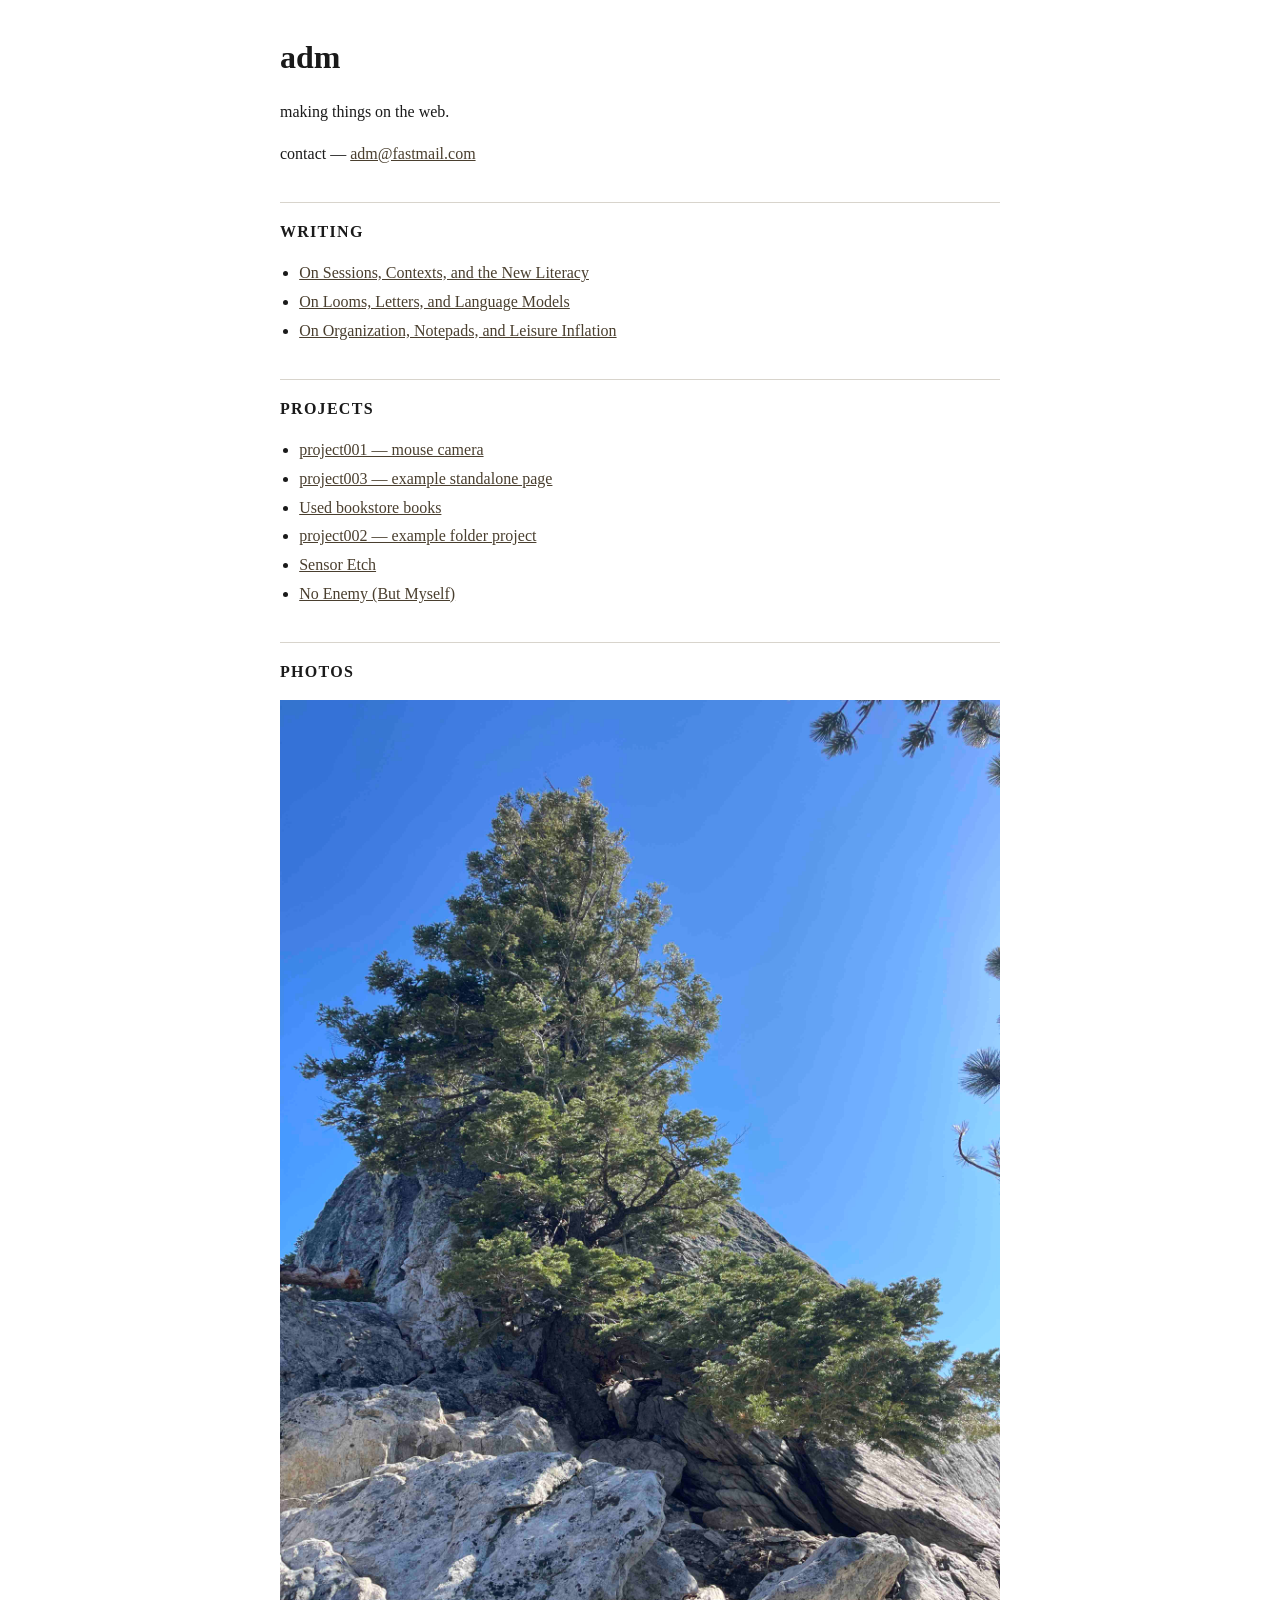
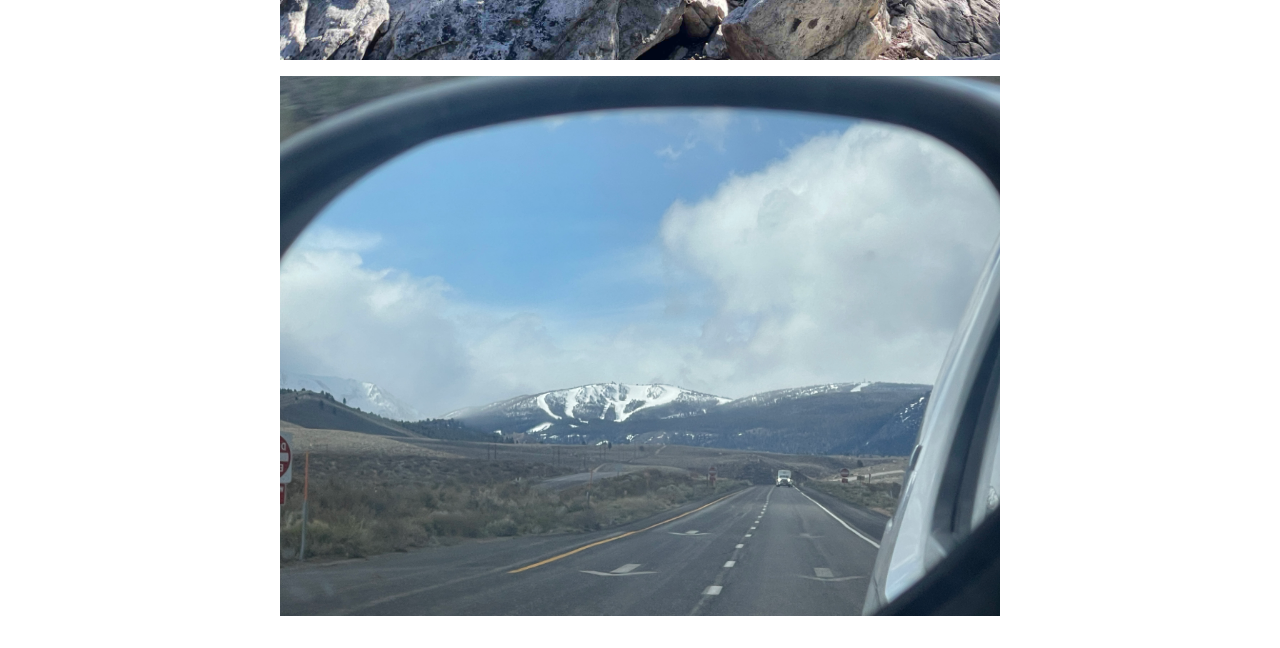
<file: index.html>
<!DOCTYPE html>
<html lang="en">
<head>
<meta charset="UTF-8">
<meta name="viewport" content="width=device-width, initial-scale=1.0">
<title>adm</title>
<style>
  body { max-width: 720px; margin: 2em auto; padding: 0 1em;
         font-family: 'Iowan Old Style', Palatino, Georgia, serif;
         line-height: 1.6; color: #1a1a1a; background: #fff; }
  h1 { margin: 0 0 0.2em; }
  h2 { margin-top: 2.2em; padding-top: 1em;
       border-top: 1px solid #d8d4cc;
       font-size: 1rem; letter-spacing: 0.08em; text-transform: uppercase; }
  ul { padding-left: 1.2em; }
  li { margin: 0.2em 0; }
  img { max-width: 100%; height: auto; display: block; margin: 1em 0; }
  a { color: #4a3f2f; }
</style>
</head>
<body>

<h1>adm</h1>

<p>making things on the web.</p>
<p>contact &mdash; <a href="mailto:adm@fastmail.com">adm@fastmail.com</a></p>


<!-- ============ WRITING ============
     To add: drop a new .html file in essays/ and add one <li> below. -->
<h2>Writing</h2>
<ul>
  <li><a href="essays/sessions-contexts-new-literacy.html">On Sessions, Contexts, and the New Literacy</a></li>
  <li><a href="essays/looms-letters-language-models.html">On Looms, Letters, and Language Models</a></li>
  <li><a href="essays/organize-leisure-inflation.html">On Organization, Notepads, and Leisure Inflation</a></li>
</ul>


<!-- ============ PROJECTS ============
     Projects live in projects/ and are named project001 through project999.
     Two patterns work:
       projects/project001.html         (standalone file)
       projects/project002/index.html   (folder, for projects with assets)
     Drop one in, then add one <li> below to link it. -->
<h2>Projects</h2>
<ul>
  <li><a href="projects/project001.html">project001 &mdash; mouse camera</a></li>
  <li><a href="projects/project003.html">project003 &mdash; example standalone page</a></li>
  <li><a href="https://openbookmap.org/" target="_blank" rel="noopener noreferrer"> Used bookstore books</a></li>
  <li><a href="projects/project002/">project002 &mdash; example folder project</a></li>
  <li><a href="projects/sensor-etch.html">Sensor Etch</a></li>
  <li><a href="projects/project017/index.html">No Enemy (But Myself)</a></li>
</ul>


<!-- ============ PHOTOS ============
     To add: drop the file in photos/ and add one <img> below. -->
<h2>Photos</h2>
<img src="photos/1.jpeg" alt="">
<img src="photos/2.jpg" alt="">

</body>
</html>
</file>
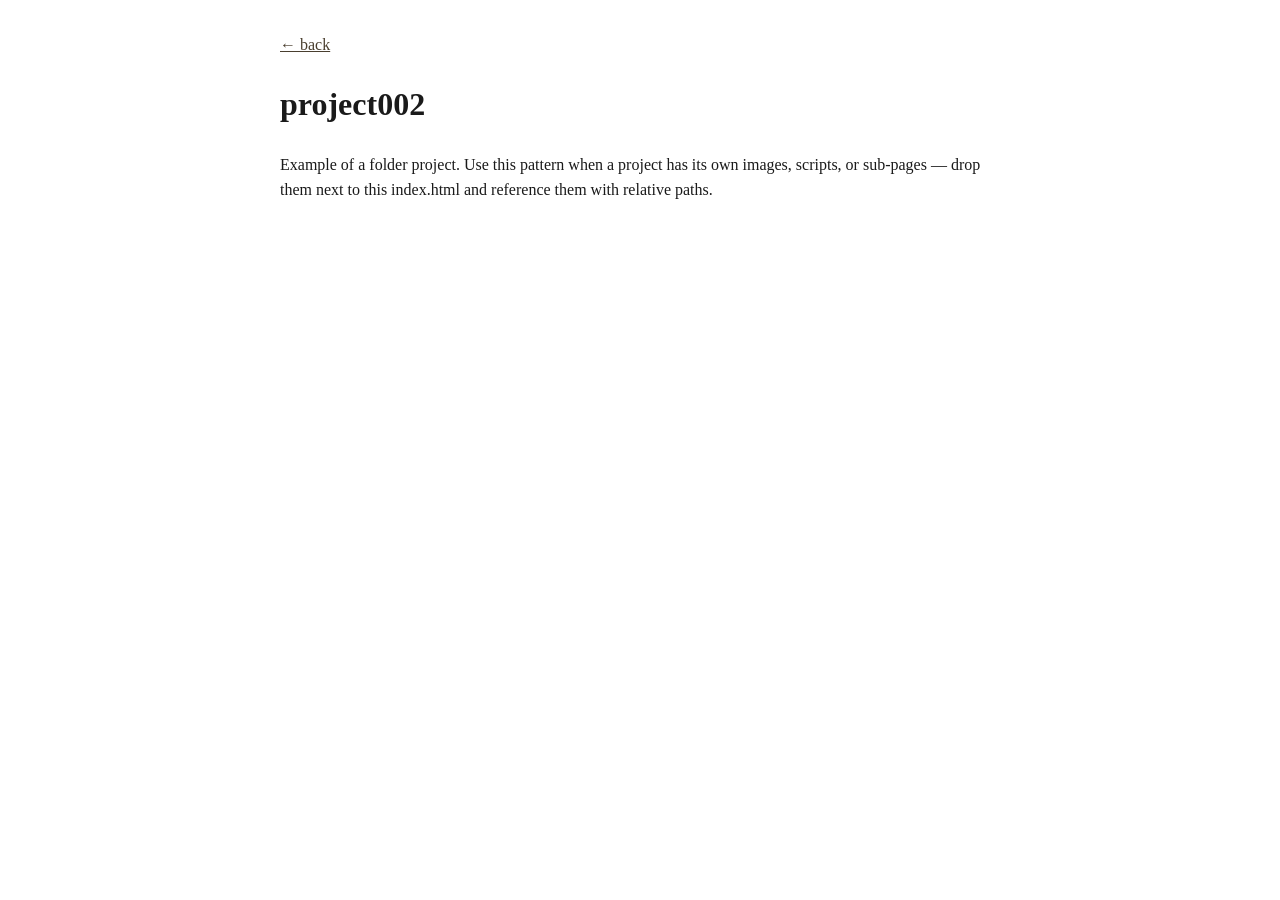
<file: projects/project002/index.html>
<!DOCTYPE html>
<html lang="en">
<head>
<meta charset="UTF-8">
<meta name="viewport" content="width=device-width, initial-scale=1.0">
<title>project002</title>
<style>
  body { max-width: 720px; margin: 2em auto; padding: 0 1em;
         font-family: 'Iowan Old Style', Palatino, Georgia, serif;
         line-height: 1.6; color: #1a1a1a; background: #fff; }
  a { color: #4a3f2f; }
  img { max-width: 100%; height: auto; display: block; margin: 1em 0; }
</style>
</head>
<body>

<p><a href="../../">&larr; back</a></p>

<h1>project002</h1>

<p>Example of a folder project. Use this pattern when a project has its own
images, scripts, or sub-pages &mdash; drop them next to this index.html and
reference them with relative paths.</p>

</body>
</html>
</file>
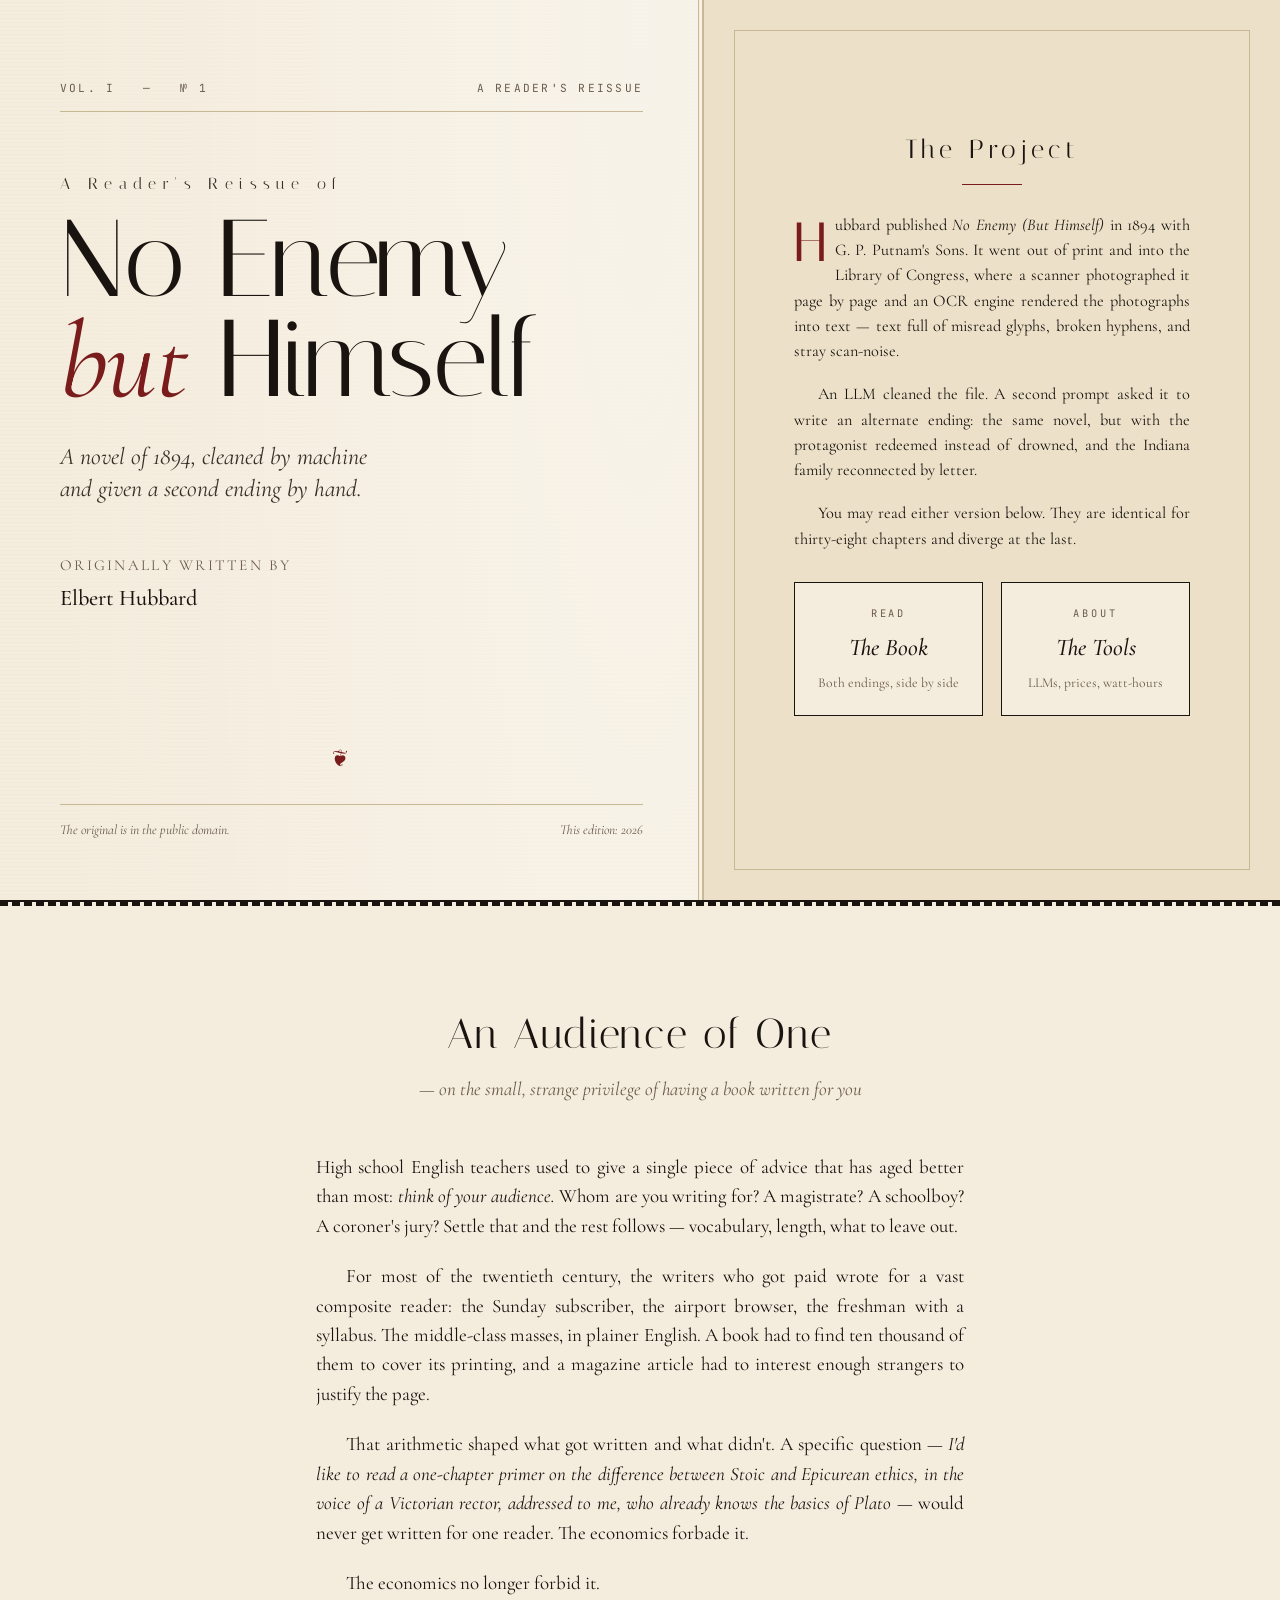
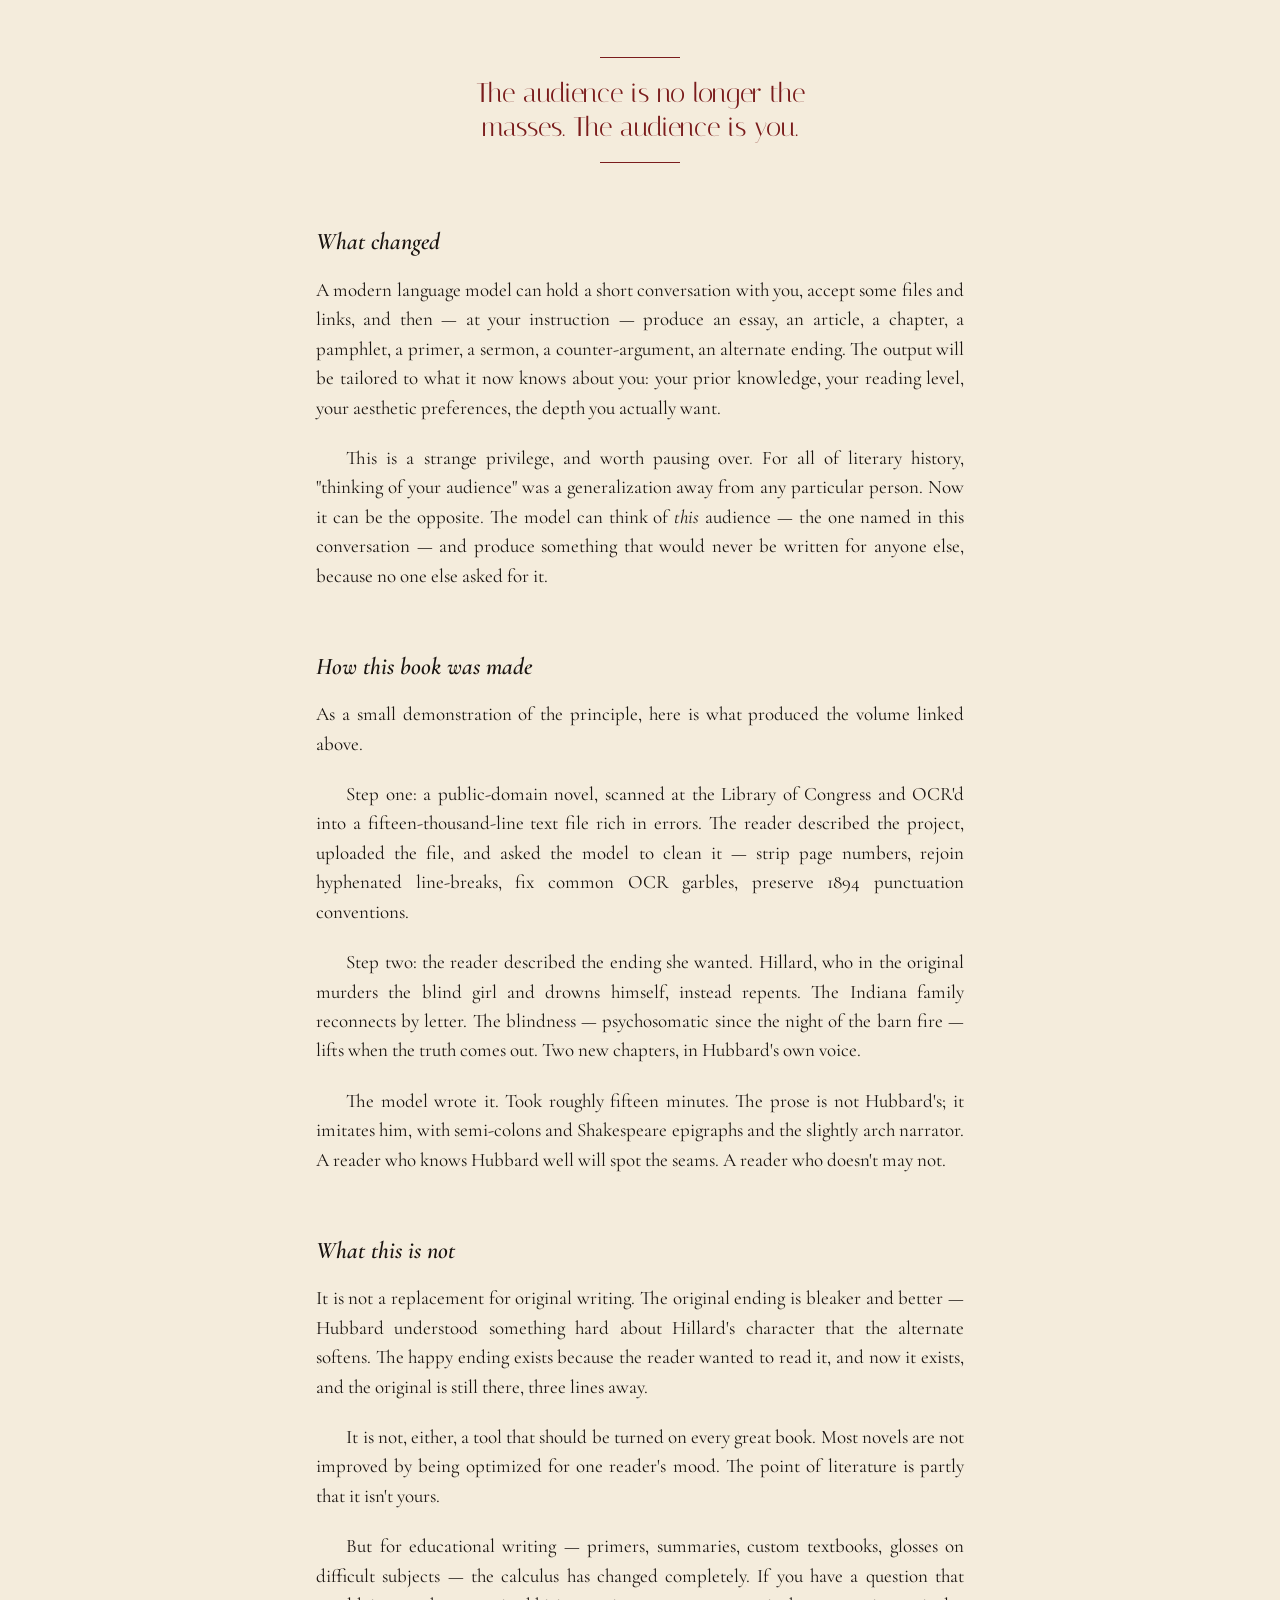
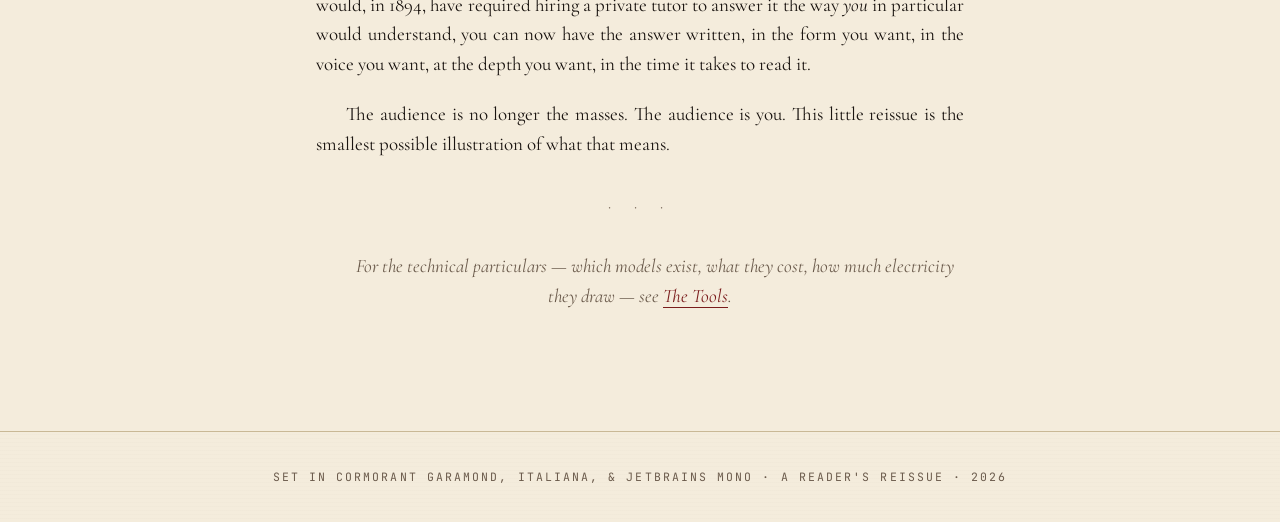
<file: projects/project017/index.html>
<!doctype html>
<html lang="en">
<head>
<meta charset="utf-8">
<meta name="viewport" content="width=device-width,initial-scale=1">
<title>No Enemy — A Reader's Reissue</title>
<link rel="preconnect" href="https://fonts.googleapis.com">
<link rel="preconnect" href="https://fonts.gstatic.com" crossorigin>
<link href="https://fonts.googleapis.com/css2?family=Cormorant+Garamond:ital,wght@0,400;0,500;0,600;0,700;1,400;1,500&family=Italiana&family=JetBrains+Mono:wght@400;500;700&display=swap" rel="stylesheet">
<style>

:root {
  --paper: #f4ecdc;
  --paper-deep: #ece1c8;
  --ink: #1a1410;
  --ink-soft: #3a2e25;
  --ink-fade: #6b5b4c;
  --rule: #c9b896;
  --accent: #7a1c1c;
  --accent-soft: #a83838;
  --highlight: #f7e8a4;
}
* { box-sizing: border-box; }
html, body { margin: 0; padding: 0; }
body {
  background: var(--paper);
  color: var(--ink);
  font-family: 'Cormorant Garamond', 'EB Garamond', Garamond, 'Times New Roman', serif;
  font-size: 19px;
  line-height: 1.55;
  -webkit-font-smoothing: antialiased;
  background-image:
    radial-gradient(ellipse at top, rgba(255,255,255,0.4), transparent 70%),
    repeating-linear-gradient(
      0deg,
      transparent 0,
      transparent 3px,
      rgba(60,40,20,0.012) 3px,
      rgba(60,40,20,0.012) 4px
    );
}
::selection { background: var(--highlight); color: var(--ink); }
a { color: var(--accent); text-decoration: none; border-bottom: 1px solid currentColor; }
a:hover { color: var(--accent-soft); }
.container { max-width: 1180px; margin: 0 auto; padding: 0 36px; }
hr.rule { border: 0; height: 1px; background: var(--rule); margin: 2.5rem 0; }
hr.dot { border: 0; text-align: center; margin: 2rem 0; }
hr.dot::before { content: '· · ·'; color: var(--ink-fade); letter-spacing: 0.6em; font-size: 1rem; }
.smallcaps { font-variant: small-caps; letter-spacing: 0.08em; }
.eyebrow {
  font-family: 'JetBrains Mono', 'Courier New', monospace;
  font-size: 0.72rem;
  letter-spacing: 0.32em;
  text-transform: uppercase;
  color: var(--ink-fade);
}

.hero {
  min-height: 100vh;
  display: grid;
  grid-template-columns: 1.1fr 0.9fr;
  align-items: stretch;
}
.hero-left {
  padding: 80px 60px 60px;
  display: flex;
  flex-direction: column;
  justify-content: space-between;
  border-right: 1px solid var(--rule);
  position: relative;
}
.hero-left::after {
  content: '';
  position: absolute;
  right: 0; top: 0; bottom: 0;
  width: 1px;
  background: var(--rule);
  box-shadow: -3px 0 0 var(--paper), -4px 0 0 var(--rule);
}
.colophon-top {
  display: flex;
  justify-content: space-between;
  font-family: 'JetBrains Mono', monospace;
  font-size: 0.7rem;
  color: var(--ink-fade);
  letter-spacing: 0.2em;
  text-transform: uppercase;
  border-bottom: 1px solid var(--rule);
  padding-bottom: 14px;
  margin-bottom: 60px;
}
.title-block {
  flex: 1;
}
.title-block .pretitle {
  font-family: 'Italiana', serif;
  font-size: 1rem;
  letter-spacing: 0.4em;
  color: var(--ink-soft);
  margin-bottom: 12px;
}
.title-block h1 {
  font-family: 'Italiana', 'Cormorant Garamond', serif;
  font-weight: 400;
  font-size: clamp(3.6rem, 8.5vw, 7.2rem);
  line-height: 0.92;
  margin: 0 0 8px 0;
  letter-spacing: -0.01em;
}
.title-block h1 .ampersand {
  font-family: 'Cormorant Garamond', serif;
  font-style: italic;
  color: var(--accent);
}
.title-block .subtitle {
  font-style: italic;
  font-size: 1.5rem;
  color: var(--ink-soft);
  margin-top: 30px;
  max-width: 30ch;
  line-height: 1.3;
}
.title-block .by {
  margin-top: 50px;
  font-size: 0.95rem;
  color: var(--ink-fade);
  letter-spacing: 0.15em;
  text-transform: uppercase;
}
.title-block .by strong {
  display: block;
  font-family: 'Cormorant Garamond', serif;
  font-weight: 500;
  font-size: 1.4rem;
  letter-spacing: 0;
  text-transform: none;
  color: var(--ink);
  margin-top: 4px;
}
.dingbat {
  font-size: 1.4rem;
  color: var(--accent);
  text-align: center;
  margin: 28px 0;
  letter-spacing: 1em;
}
.colophon-bottom {
  font-size: 0.85rem;
  color: var(--ink-fade);
  font-style: italic;
  border-top: 1px solid var(--rule);
  padding-top: 14px;
  display: flex;
  justify-content: space-between;
}
.hero-right {
  padding: 80px 60px 60px;
  background: var(--paper-deep);
  display: flex;
  flex-direction: column;
  position: relative;
}
.hero-right::before {
  content: '';
  position: absolute;
  inset: 30px;
  border: 1px solid var(--rule);
  pointer-events: none;
}
.preface {
  position: relative;
  z-index: 1;
  padding: 50px 30px;
}
.preface h2 {
  font-family: 'Italiana', serif;
  font-weight: 400;
  font-size: 1.6rem;
  letter-spacing: 0.18em;
  margin: 0 0 4px 0;
  text-align: center;
}
.preface .h2-rule {
  width: 60px;
  height: 1px;
  background: var(--accent);
  margin: 14px auto 28px;
}
.preface p {
  margin: 0 0 1.1em;
  font-size: 1.02rem;
  text-align: justify;
  hyphens: auto;
  text-indent: 1.5em;
}
.preface p.first { text-indent: 0; }
.preface p.first::first-letter {
  font-family: 'Italiana', serif;
  font-size: 3.4em;
  float: left;
  line-height: 0.85;
  padding: 6px 8px 0 0;
  color: var(--accent);
}
.cta-row {
  margin-top: 30px;
  display: grid;
  grid-template-columns: 1fr 1fr;
  gap: 18px;
}
.cta {
  display: block;
  padding: 22px 18px;
  border: 1px solid var(--ink);
  background: var(--paper);
  text-align: center;
  text-decoration: none;
  color: var(--ink);
  font-family: 'Cormorant Garamond', serif;
  transition: all 0.22s ease;
  position: relative;
}
.cta:hover {
  background: var(--ink);
  color: var(--paper);
  transform: translate(-2px, -2px);
  box-shadow: 4px 4px 0 var(--accent);
}
.cta .label {
  display: block;
  font-family: 'JetBrains Mono', monospace;
  font-size: 0.65rem;
  letter-spacing: 0.28em;
  text-transform: uppercase;
  color: var(--ink-fade);
  margin-bottom: 8px;
}
.cta:hover .label { color: var(--paper-deep); }
.cta .name {
  font-size: 1.5rem;
  font-style: italic;
  font-weight: 500;
}
.cta .desc {
  display: block;
  font-size: 0.85rem;
  color: var(--ink-fade);
  margin-top: 6px;
  font-style: normal;
}
.cta:hover .desc { color: var(--paper-deep); opacity: 0.75; }

/* Long-form essay section below the fold */
.essay {
  background: var(--paper);
  border-top: 2px solid var(--ink);
  padding: 100px 0;
  position: relative;
}
.essay::before {
  content: '';
  position: absolute;
  top: -2px; left: 0; right: 0;
  height: 6px;
  background: repeating-linear-gradient(
    90deg, var(--ink) 0 8px, transparent 8px 12px
  );
}
.essay-inner {
  max-width: 720px;
  margin: 0 auto;
  padding: 0 36px;
}
.essay h2 {
  font-family: 'Italiana', serif;
  font-weight: 400;
  font-size: 2.6rem;
  margin: 0 0 8px;
  text-align: center;
  letter-spacing: 0.04em;
}
.essay .lead {
  text-align: center;
  font-style: italic;
  color: var(--ink-fade);
  margin-bottom: 48px;
}
.essay h3 {
  font-family: 'Cormorant Garamond', serif;
  font-weight: 600;
  font-style: italic;
  font-size: 1.5rem;
  margin: 2.4em 0 0.6em;
}
.essay p {
  margin: 0 0 1.1em;
  text-align: justify;
  hyphens: auto;
}
.essay p.first-of-section { text-indent: 0; }
.essay p:not(.first-of-section):not(.lead) { text-indent: 1.6em; }
.essay blockquote {
  margin: 1.6em 1.2em;
  padding-left: 1.4em;
  border-left: 2px solid var(--accent);
  font-style: italic;
  color: var(--ink-soft);
}
.pullquote {
  font-family: 'Italiana', serif;
  font-size: 1.7rem;
  line-height: 1.25;
  text-align: center;
  margin: 60px auto;
  max-width: 24ch;
  color: var(--accent);
  position: relative;
}
.pullquote::before, .pullquote::after {
  content: '';
  display: block;
  width: 80px;
  height: 1px;
  background: var(--accent);
  margin: 18px auto;
}

footer {
  border-top: 1px solid var(--rule);
  padding: 36px;
  text-align: center;
  font-family: 'JetBrains Mono', monospace;
  font-size: 0.72rem;
  letter-spacing: 0.18em;
  text-transform: uppercase;
  color: var(--ink-fade);
}

@media (max-width: 900px) {
  .hero { grid-template-columns: 1fr; }
  .hero-left { border-right: 0; border-bottom: 1px solid var(--rule); padding: 50px 30px; }
  .hero-left::after { display: none; }
  .hero-right { padding: 50px 20px; }
  .preface { padding: 30px 14px; }
  .cta-row { grid-template-columns: 1fr; }
  .title-block h1 { font-size: 4.4rem; }
}
</style>
</head>
<body>

<section class="hero">
  <div class="hero-left">
    <div class="colophon-top">
      <span>Vol. I &nbsp; — &nbsp; № 1</span>
      <span>A Reader's Reissue</span>
    </div>
    <div class="title-block">
      <div class="pretitle">A Reader's Reissue of</div>
      <h1>No Enemy<br><span class="ampersand">but</span> Himself</h1>
      <p class="subtitle">A novel of 1894, cleaned by machine and given a second ending by hand.</p>
      <p class="by">
        Originally written by
        <strong>Elbert Hubbard</strong>
      </p>
    </div>
    <div class="dingbat">❦</div>
    <div class="colophon-bottom">
      <span>The original is in the public domain.</span>
      <span>This edition: 2026</span>
    </div>
  </div>

  <div class="hero-right">
    <div class="preface">
      <h2>The Project</h2>
      <div class="h2-rule"></div>
      <p class="first">Hubbard published <em>No Enemy (But Himself)</em> in 1894 with G. P. Putnam's Sons. It went out of print and into the Library of Congress, where a scanner photographed it page by page and an OCR engine rendered the photographs into text — text full of misread glyphs, broken hyphens, and stray scan-noise.</p>
      <p>An LLM cleaned the file. A second prompt asked it to write an alternate ending: the same novel, but with the protagonist redeemed instead of drowned, and the Indiana family reconnected by letter.</p>
      <p>You may read either version below. They are identical for thirty-eight chapters and diverge at the last.</p>

      <div class="cta-row">
        <a class="cta" href="read.html">
          <span class="label">Read</span>
          <span class="name">The Book</span>
          <span class="desc">Both endings, side by side</span>
        </a>
        <a class="cta" href="models.html">
          <span class="label">About</span>
          <span class="name">The Tools</span>
          <span class="desc">LLMs, prices, watt-hours</span>
        </a>
      </div>
    </div>
  </div>
</section>

<section class="essay">
  <div class="essay-inner">
    <h2>An Audience of One</h2>
    <p class="lead">— on the small, strange privilege of having a book written for you</p>

    <p class="first-of-section">High school English teachers used to give a single piece of advice that has aged better than most: <em>think of your audience.</em> Whom are you writing for? A magistrate? A schoolboy? A coroner's jury? Settle that and the rest follows — vocabulary, length, what to leave out.</p>

    <p>For most of the twentieth century, the writers who got paid wrote for a vast composite reader: the Sunday subscriber, the airport browser, the freshman with a syllabus. The middle-class masses, in plainer English. A book had to find ten thousand of them to cover its printing, and a magazine article had to interest enough strangers to justify the page.</p>

    <p>That arithmetic shaped what got written and what didn't. A specific question — <em>I'd like to read a one-chapter primer on the difference between Stoic and Epicurean ethics, in the voice of a Victorian rector, addressed to me, who already knows the basics of Plato</em> — would never get written for one reader. The economics forbade it.</p>

    <p>The economics no longer forbid it.</p>

    <div class="pullquote">The audience is no longer the masses. The audience is you.</div>

    <h3>What changed</h3>
    <p class="first-of-section">A modern language model can hold a short conversation with you, accept some files and links, and then — at your instruction — produce an essay, an article, a chapter, a pamphlet, a primer, a sermon, a counter-argument, an alternate ending. The output will be tailored to what it now knows about you: your prior knowledge, your reading level, your aesthetic preferences, the depth you actually want.</p>

    <p>This is a strange privilege, and worth pausing over. For all of literary history, "thinking of your audience" was a generalization away from any particular person. Now it can be the opposite. The model can think of <em>this</em> audience — the one named in this conversation — and produce something that would never be written for anyone else, because no one else asked for it.</p>

    <h3>How this book was made</h3>
    <p class="first-of-section">As a small demonstration of the principle, here is what produced the volume linked above.</p>

    <p>Step one: a public-domain novel, scanned at the Library of Congress and OCR'd into a fifteen-thousand-line text file rich in errors. The reader described the project, uploaded the file, and asked the model to clean it — strip page numbers, rejoin hyphenated line-breaks, fix common OCR garbles, preserve 1894 punctuation conventions.</p>

    <p>Step two: the reader described the ending she wanted. Hillard, who in the original murders the blind girl and drowns himself, instead repents. The Indiana family reconnects by letter. The blindness — psychosomatic since the night of the barn fire — lifts when the truth comes out. Two new chapters, in Hubbard's own voice.</p>

    <p>The model wrote it. Took roughly fifteen minutes. The prose is not Hubbard's; it imitates him, with semi-colons and Shakespeare epigraphs and the slightly arch narrator. A reader who knows Hubbard well will spot the seams. A reader who doesn't may not.</p>

    <h3>What this is not</h3>
    <p class="first-of-section">It is not a replacement for original writing. The original ending is bleaker and better — Hubbard understood something hard about Hillard's character that the alternate softens. The happy ending exists because the reader wanted to read it, and now it exists, and the original is still there, three lines away.</p>

    <p>It is not, either, a tool that should be turned on every great book. Most novels are not improved by being optimized for one reader's mood. The point of literature is partly that it isn't yours.</p>

    <p>But for educational writing — primers, summaries, custom textbooks, glosses on difficult subjects — the calculus has changed completely. If you have a question that would, in 1894, have required hiring a private tutor to answer it the way <em>you</em> in particular would understand, you can now have the answer written, in the form you want, in the voice you want, at the depth you want, in the time it takes to read it.</p>

    <p>The audience is no longer the masses. The audience is you. This little reissue is the smallest possible illustration of what that means.</p>

    <hr class="dot">

    <p style="text-align:center; font-style:italic; color:var(--ink-fade); margin-top: 2rem;">For the technical particulars — which models exist, what they cost, how much electricity they draw — see <a href="models.html">The Tools</a>.</p>
  </div>
</section>

<footer>
  Set in Cormorant Garamond, Italiana, & JetBrains Mono · A Reader's Reissue · 2026
</footer>

</body>
</html>
</file>
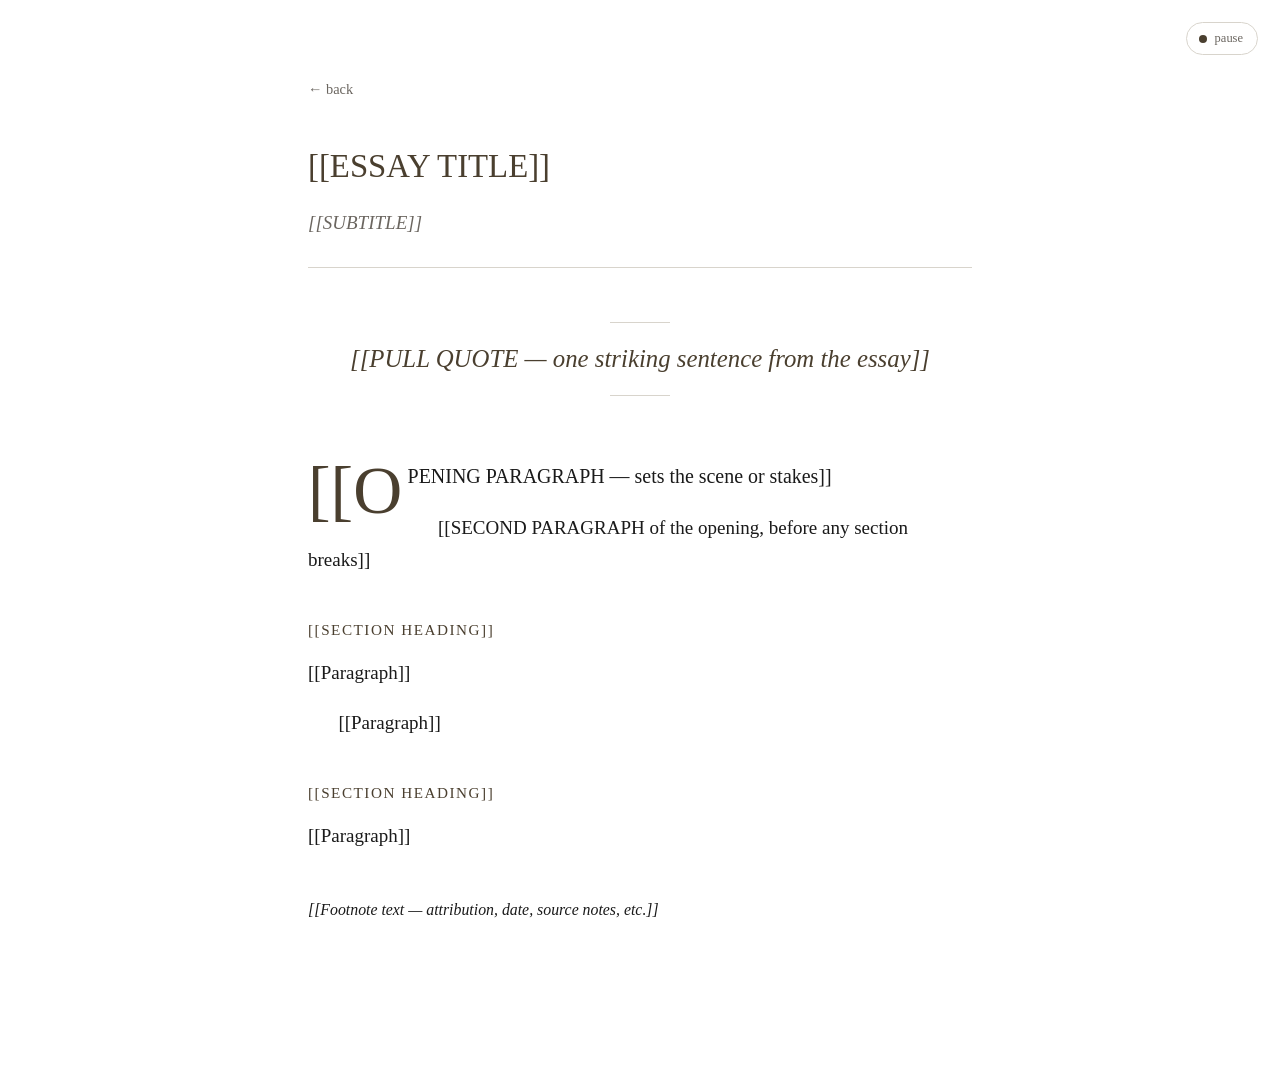
<file: essays/essay-template.html>
<!DOCTYPE html>
<html lang="en">
<head>
<meta charset="UTF-8">
<meta name="viewport" content="width=device-width, initial-scale=1.0">
<!-- Browser tab title -->
<title>[[ESSAY TITLE]]</title>
<link rel="stylesheet" href="../style.css">
</head>
<body class="essay">

<div class="progress"></div>

<button class="music-toggle" id="music-toggle" aria-label="Toggle ambient music">
  <span class="dot"></span>
  <span class="label">ambient</span>
</button>

<main class="wrap">

  <a href="../" class="back">&larr; back</a>

  <header class="title">
    <!-- Main title -->
    <h1>[[ESSAY TITLE]]</h1>
    <!-- One-line dek under the title -->
    <p class="subtitle">[[SUBTITLE]]</p>
  </header>

  <!-- Pull quote: pick the single most striking sentence in the essay.
       Delete this block if you don't want one. -->
  <blockquote class="pullquote">
    [[PULL QUOTE — one striking sentence from the essay]]
  </blockquote>

  <!-- OPENING SECTION
       No <h2>. First paragraph gets class="lead" for the bigger opening style.
       Use this for the hook / scene-setter. -->
  <section>
    <p class="lead">[[OPENING PARAGRAPH — sets the scene or stakes]]</p>

    <p>[[SECOND PARAGRAPH of the opening, before any section breaks]]</p>
  </section>

  <!-- BODY SECTION
       Duplicate this block for each section of the essay.
       Each section gets one <h2> and however many <p> tags you need.
       Inline formatting: <em>italic</em>, <strong>bold</strong>, <code>inline code</code>. -->
  <section>
    <h2>[[SECTION HEADING]]</h2>

    <p>[[Paragraph]]</p>

    <p>[[Paragraph]]</p>
  </section>

  <section>
    <h2>[[SECTION HEADING]]</h2>

    <p>[[Paragraph]]</p>
  </section>

  <!-- OPTIONAL FOOTNOTE / COLOPHON
       Use for attribution, generation metadata, or source notes.
       Delete this block if not needed. -->
  <section class="footnote">
    <p><small><em>[[Footnote text — attribution, date, source notes, etc.]]</em></small></p>
  </section>

</main>

<script src="../script.js"></script>
</body>
</html>
</file>
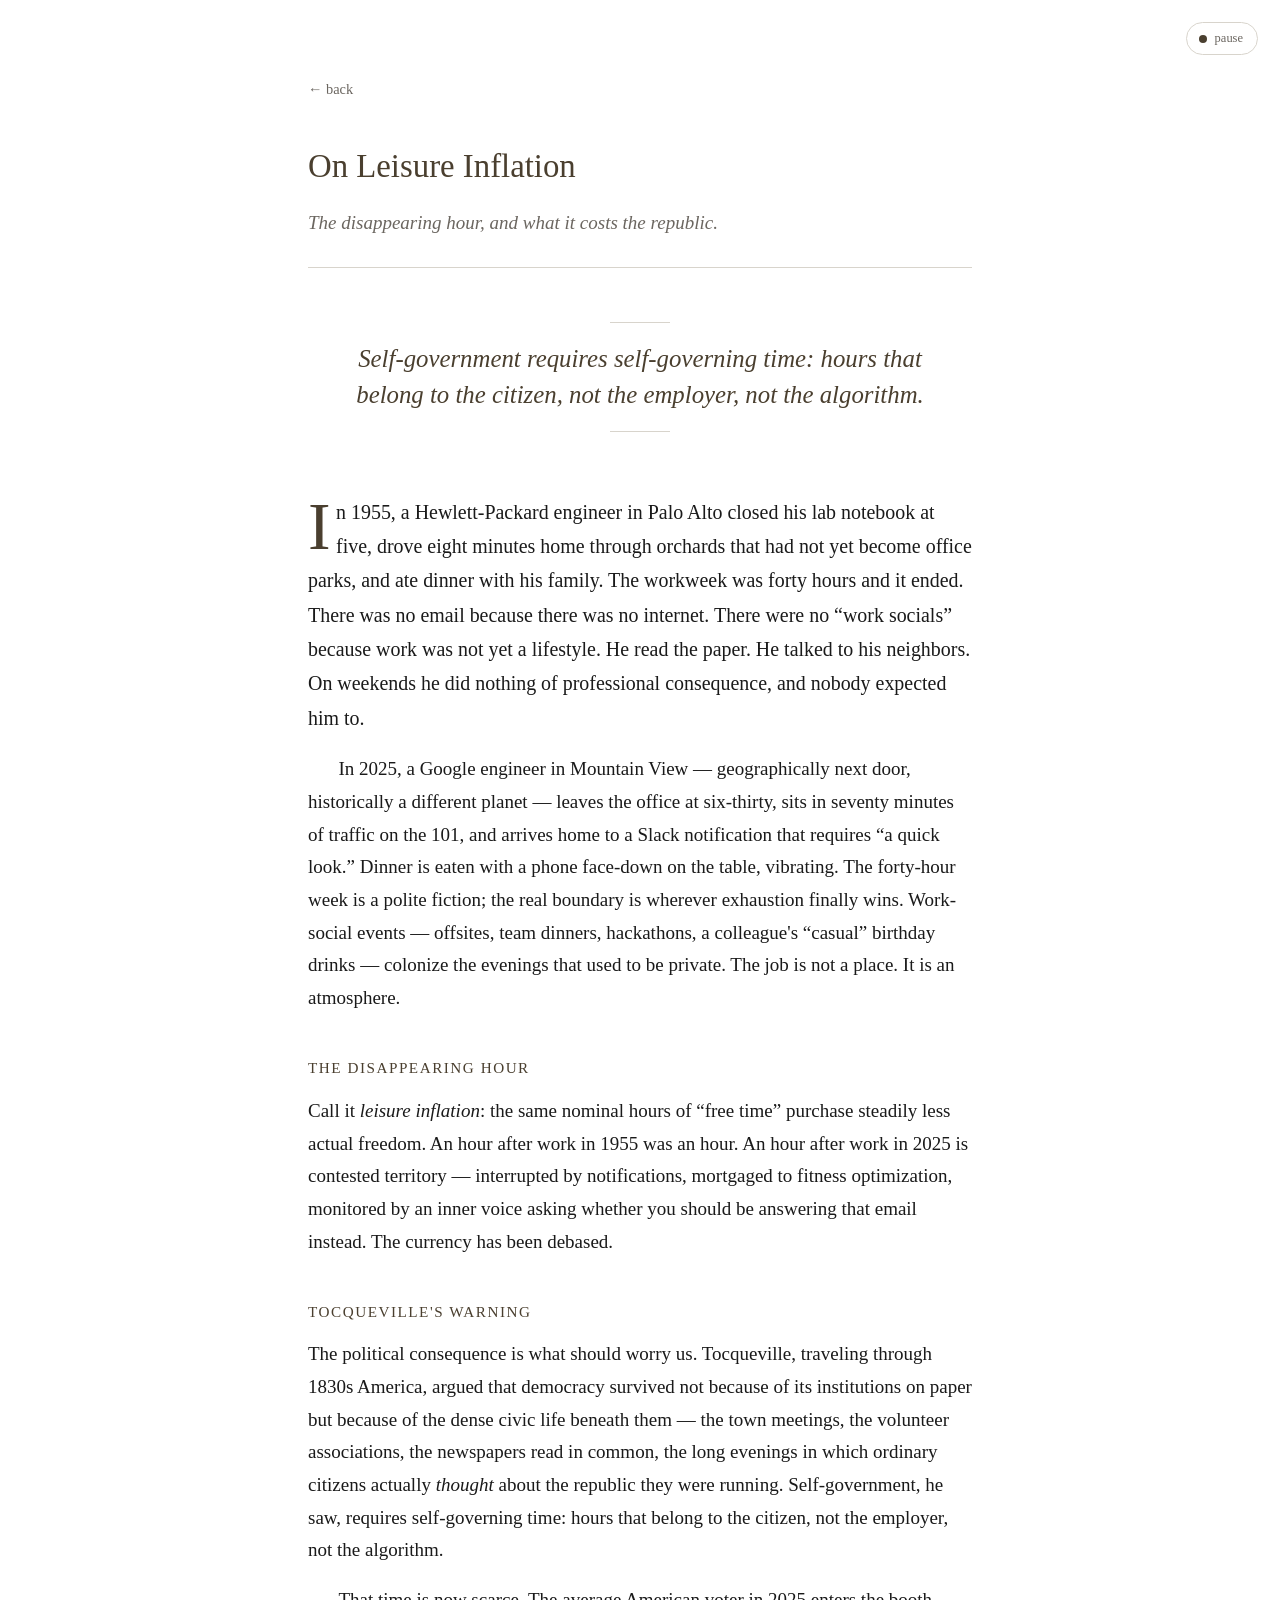
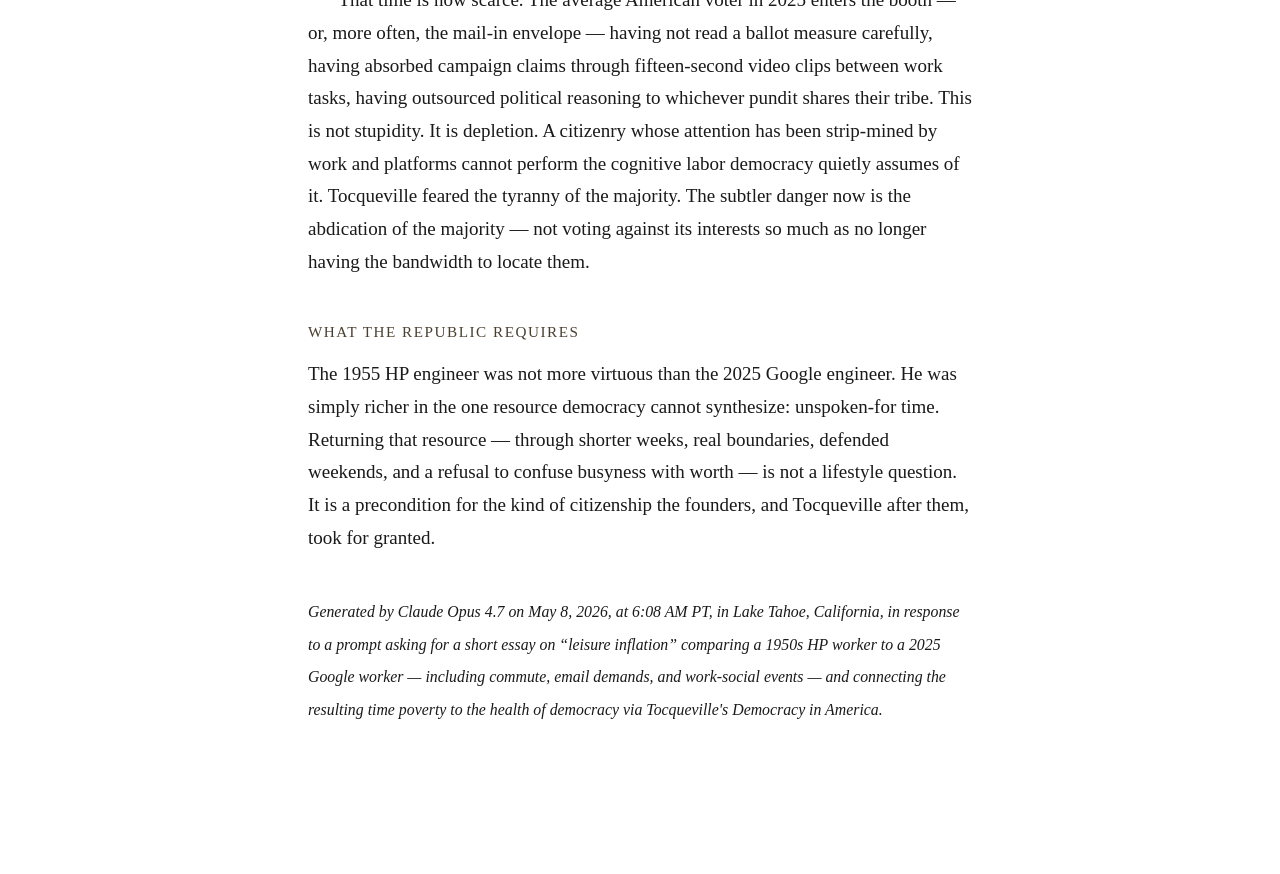
<file: essays/organize-leisure-inflation.html>
<!DOCTYPE html>
<html lang="en">
<head>
<meta charset="UTF-8">
<meta name="viewport" content="width=device-width, initial-scale=1.0">
<title>On Leisure Inflation</title>
<link rel="stylesheet" href="../style.css">
</head>
<body class="essay">

<div class="progress"></div>

<button class="music-toggle" id="music-toggle" aria-label="Toggle ambient music">
  <span class="dot"></span>
  <span class="label">ambient</span>
</button>

<main class="wrap">

  <a href="../" class="back">&larr; back</a>

  <header class="title">
    <h1>On Leisure Inflation</h1>
    <p class="subtitle">The disappearing hour, and what it costs the republic.</p>
  </header>

  <blockquote class="pullquote">
    Self-government requires self-governing time: hours that belong to the citizen, not the employer, not the algorithm.
  </blockquote>

  <section>
    <p class="lead">In 1955, a Hewlett-Packard engineer in Palo Alto closed his lab notebook at five, drove eight minutes home through orchards that had not yet become office parks, and ate dinner with his family. The workweek was forty hours and it ended. There was no email because there was no internet. There were no &ldquo;work socials&rdquo; because work was not yet a lifestyle. He read the paper. He talked to his neighbors. On weekends he did nothing of professional consequence, and nobody expected him to.</p>

    <p>In 2025, a Google engineer in Mountain View &mdash; geographically next door, historically a different planet &mdash; leaves the office at six-thirty, sits in seventy minutes of traffic on the 101, and arrives home to a Slack notification that requires &ldquo;a quick look.&rdquo; Dinner is eaten with a phone face-down on the table, vibrating. The forty-hour week is a polite fiction; the real boundary is wherever exhaustion finally wins. Work-social events &mdash; offsites, team dinners, hackathons, a colleague's &ldquo;casual&rdquo; birthday drinks &mdash; colonize the evenings that used to be private. The job is not a place. It is an atmosphere.</p>
  </section>

  <section>
    <h2>The Disappearing Hour</h2>

    <p>Call it <em>leisure inflation</em>: the same nominal hours of &ldquo;free time&rdquo; purchase steadily less actual freedom. An hour after work in 1955 was an hour. An hour after work in 2025 is contested territory &mdash; interrupted by notifications, mortgaged to fitness optimization, monitored by an inner voice asking whether you should be answering that email instead. The currency has been debased.</p>
  </section>

  <section>
    <h2>Tocqueville's Warning</h2>

    <p>The political consequence is what should worry us. Tocqueville, traveling through 1830s America, argued that democracy survived not because of its institutions on paper but because of the dense civic life beneath them &mdash; the town meetings, the volunteer associations, the newspapers read in common, the long evenings in which ordinary citizens actually <em>thought</em> about the republic they were running. Self-government, he saw, requires self-governing time: hours that belong to the citizen, not the employer, not the algorithm.</p>

    <p>That time is now scarce. The average American voter in 2025 enters the booth &mdash; or, more often, the mail-in envelope &mdash; having not read a ballot measure carefully, having absorbed campaign claims through fifteen-second video clips between work tasks, having outsourced political reasoning to whichever pundit shares their tribe. This is not stupidity. It is depletion. A citizenry whose attention has been strip-mined by work and platforms cannot perform the cognitive labor democracy quietly assumes of it. Tocqueville feared the tyranny of the majority. The subtler danger now is the abdication of the majority &mdash; not voting against its interests so much as no longer having the bandwidth to locate them.</p>
  </section>

  <section>
    <h2>What the Republic Requires</h2>

    <p>The 1955 HP engineer was not more virtuous than the 2025 Google engineer. He was simply richer in the one resource democracy cannot synthesize: unspoken-for time. Returning that resource &mdash; through shorter weeks, real boundaries, defended weekends, and a refusal to confuse busyness with worth &mdash; is not a lifestyle question. It is a precondition for the kind of citizenship the founders, and Tocqueville after them, took for granted.</p>
  </section>

  <section class="footnote">
    <p><small><em>Generated by Claude Opus 4.7 on May 8, 2026, at 6:08 AM PT, in Lake Tahoe, California, in response to a prompt asking for a short essay on &ldquo;leisure inflation&rdquo; comparing a 1950s HP worker to a 2025 Google worker &mdash; including commute, email demands, and work-social events &mdash; and connecting the resulting time poverty to the health of democracy via Tocqueville's <em>Democracy in America</em>.</em></small></p>
  </section>

</main>

<script src="../script.js"></script>
</body>
</html>
</file>
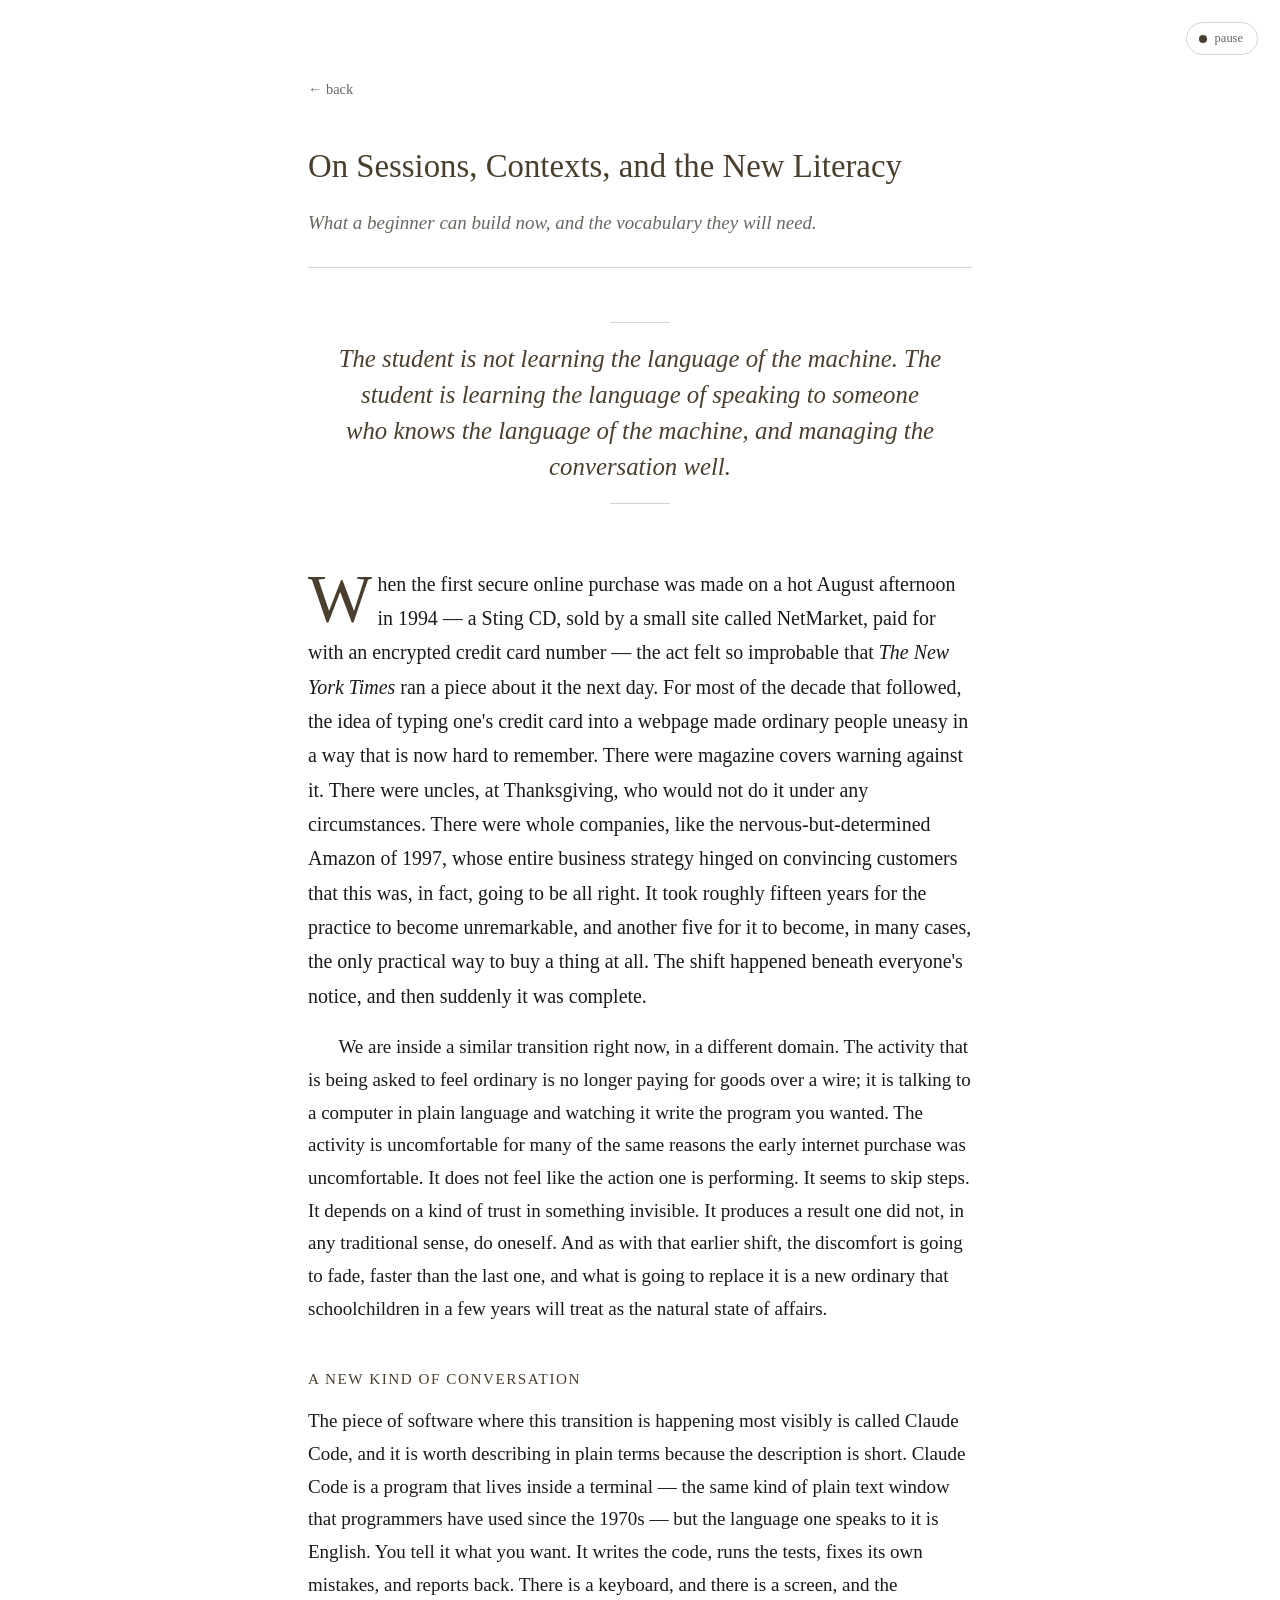
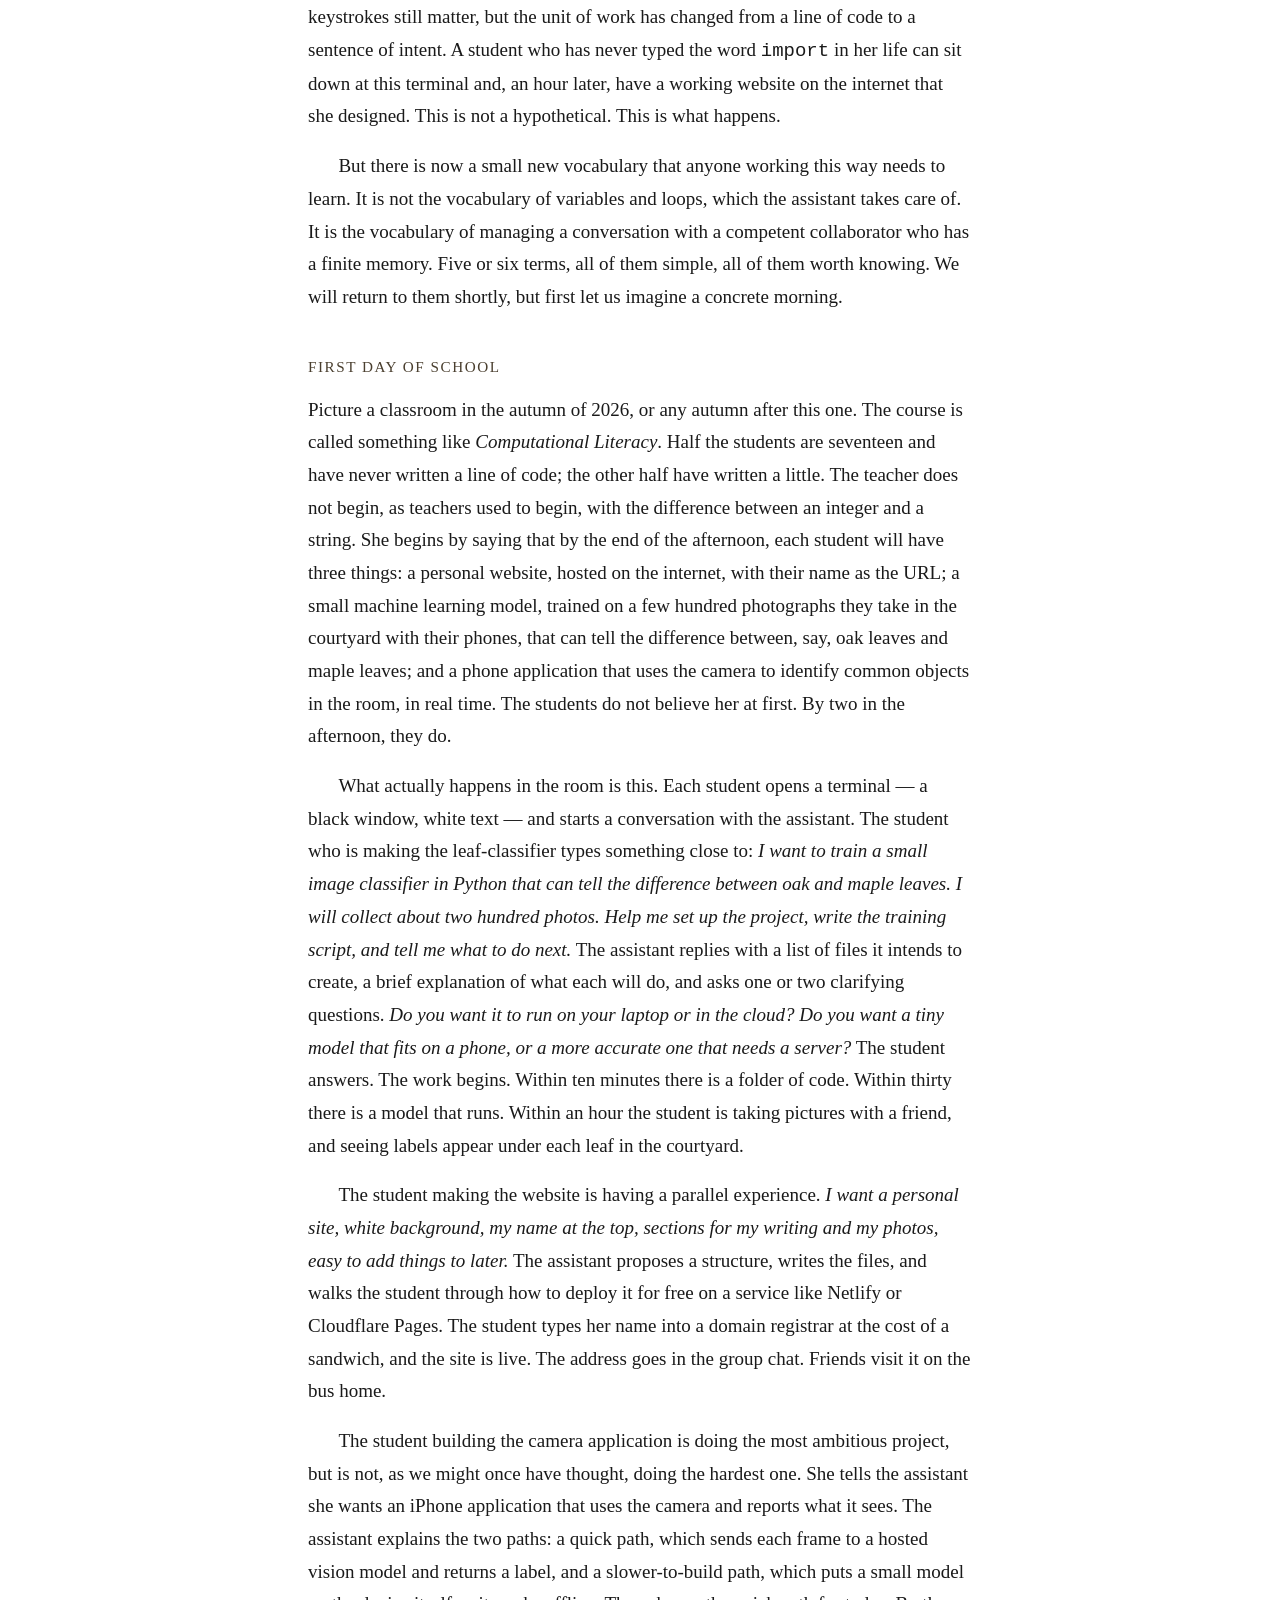
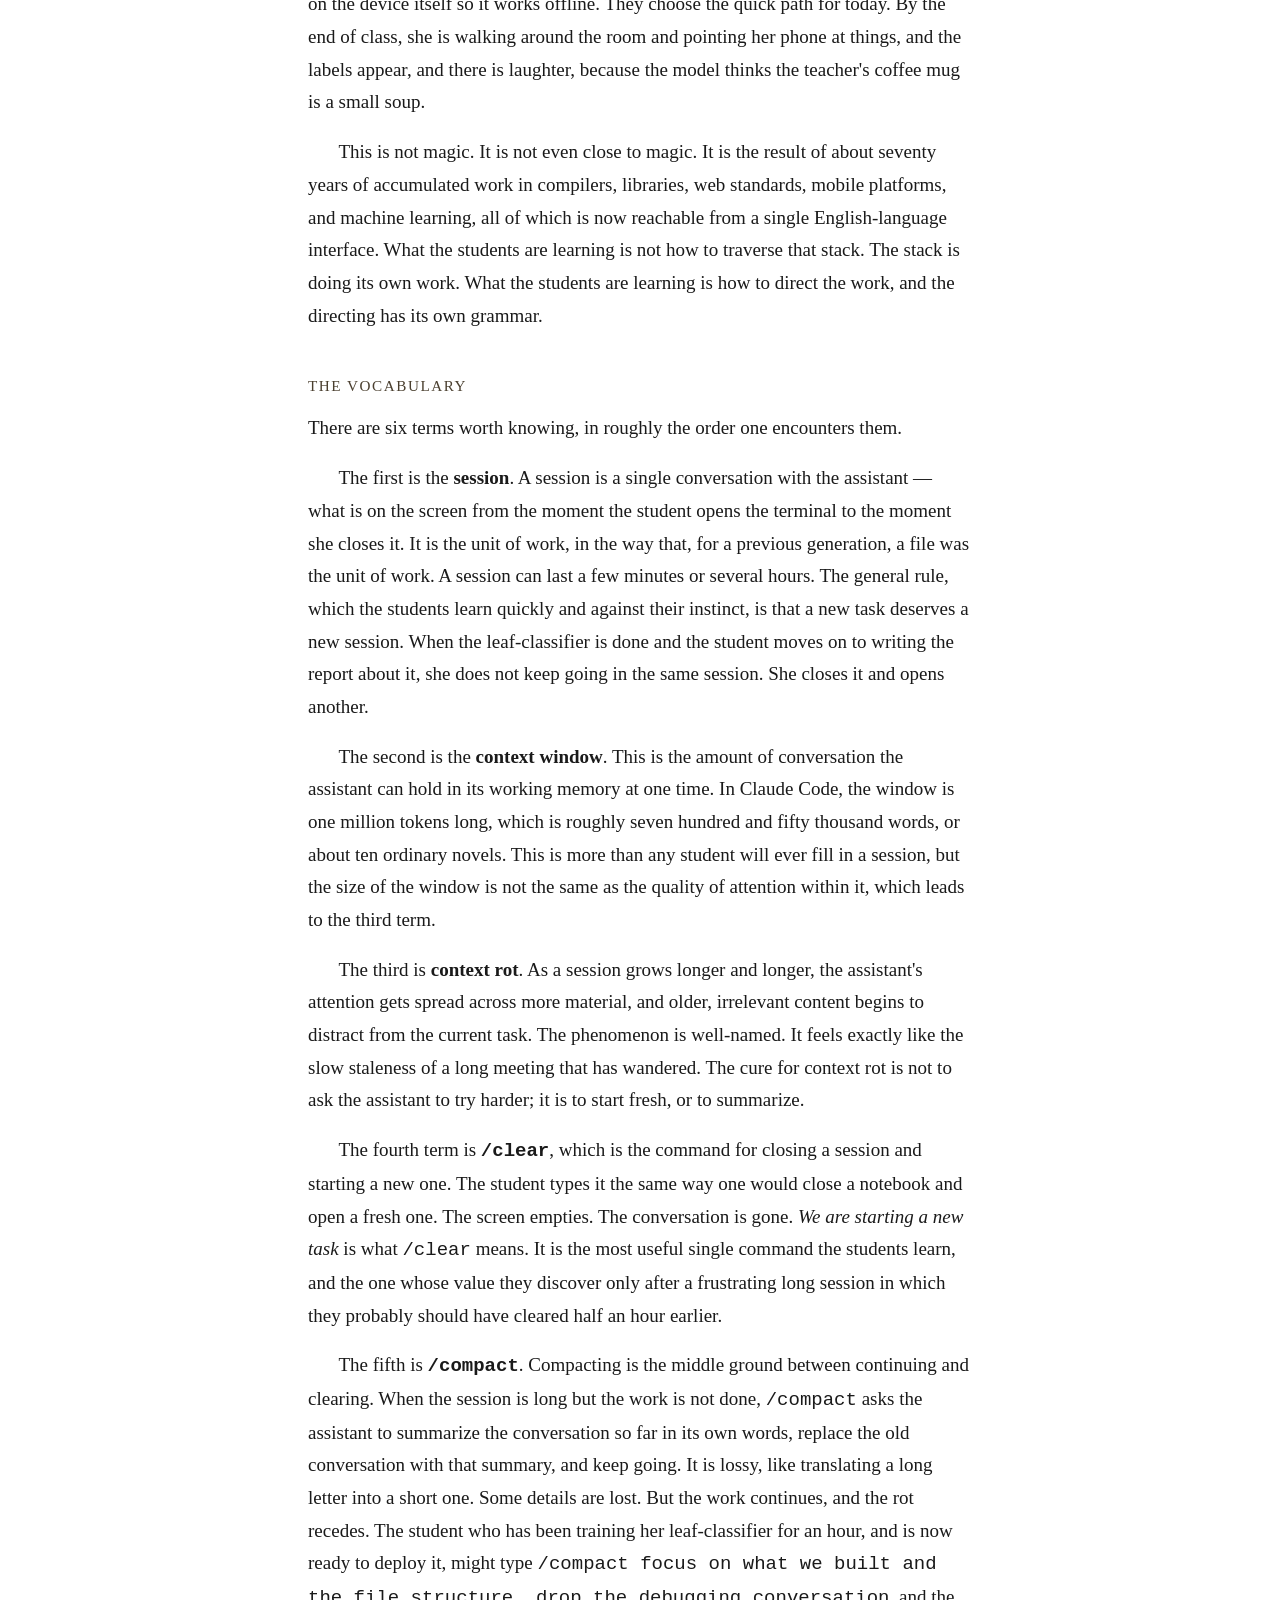
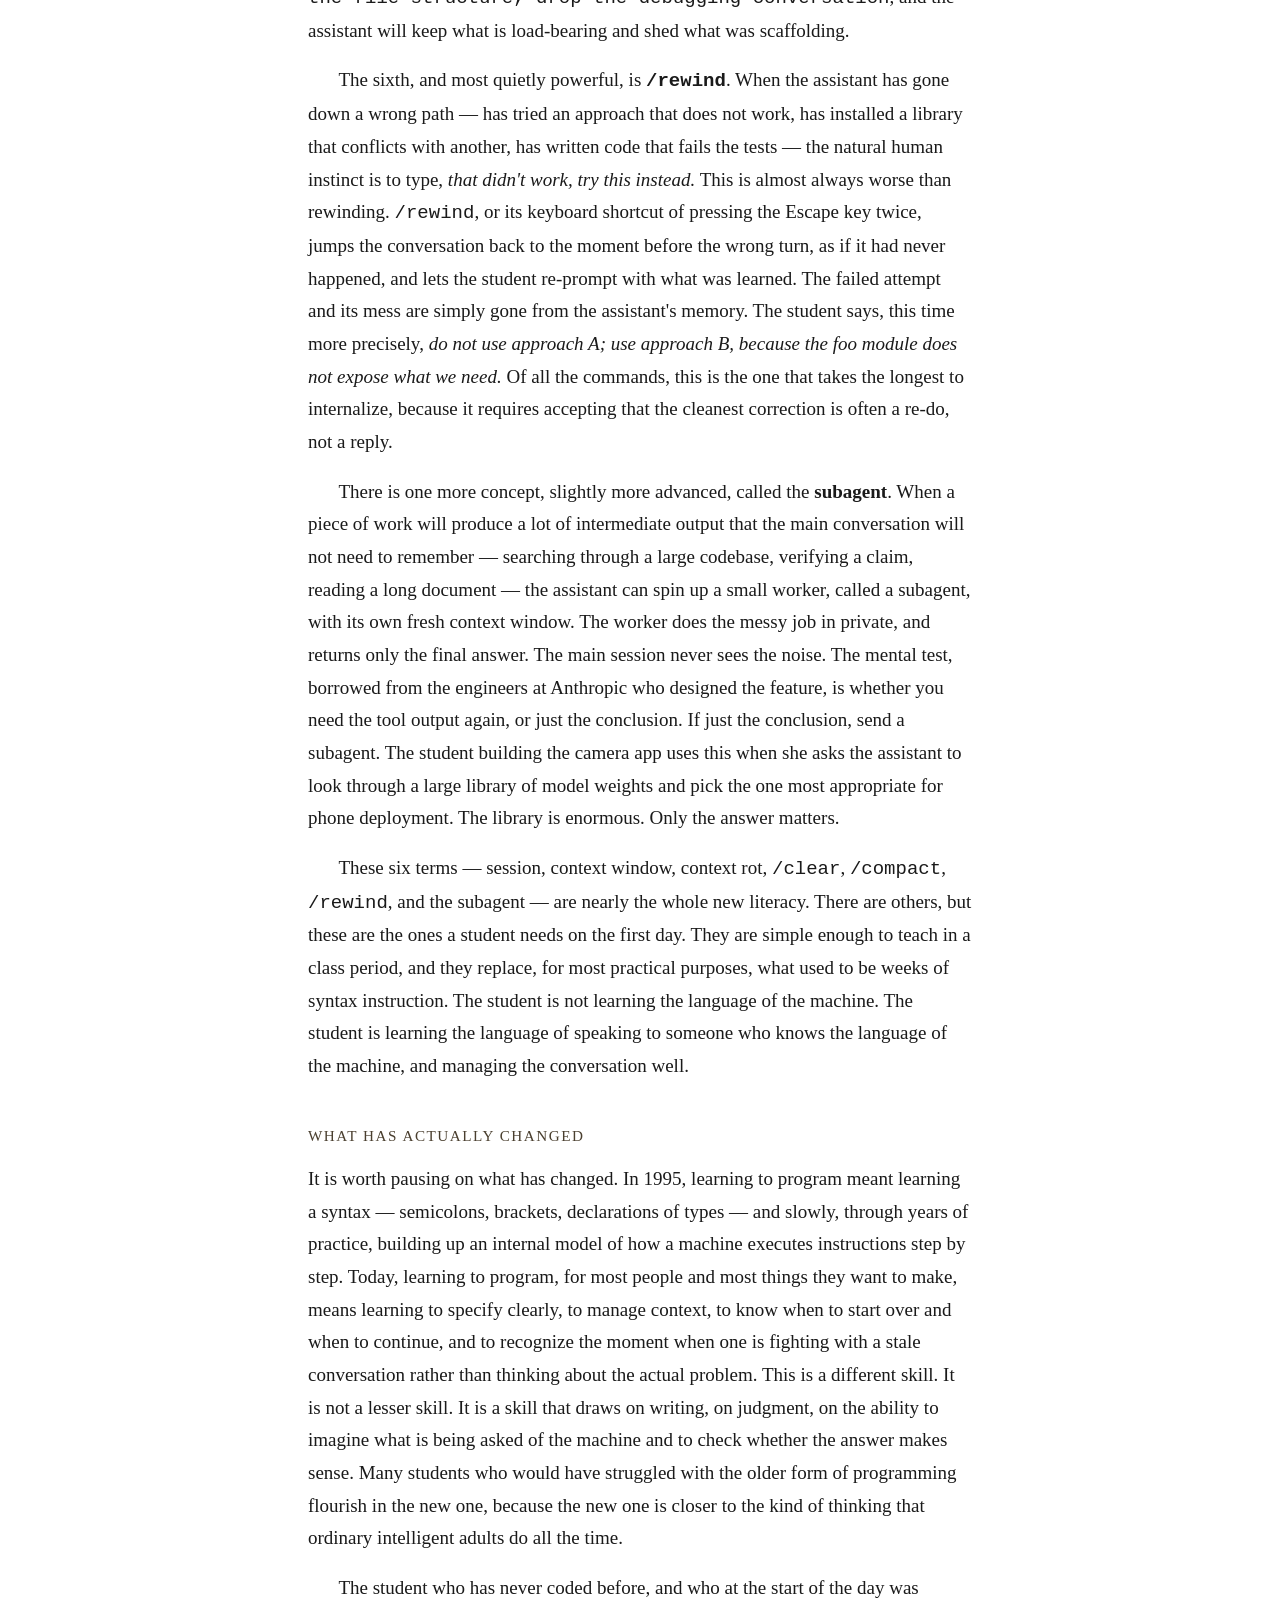
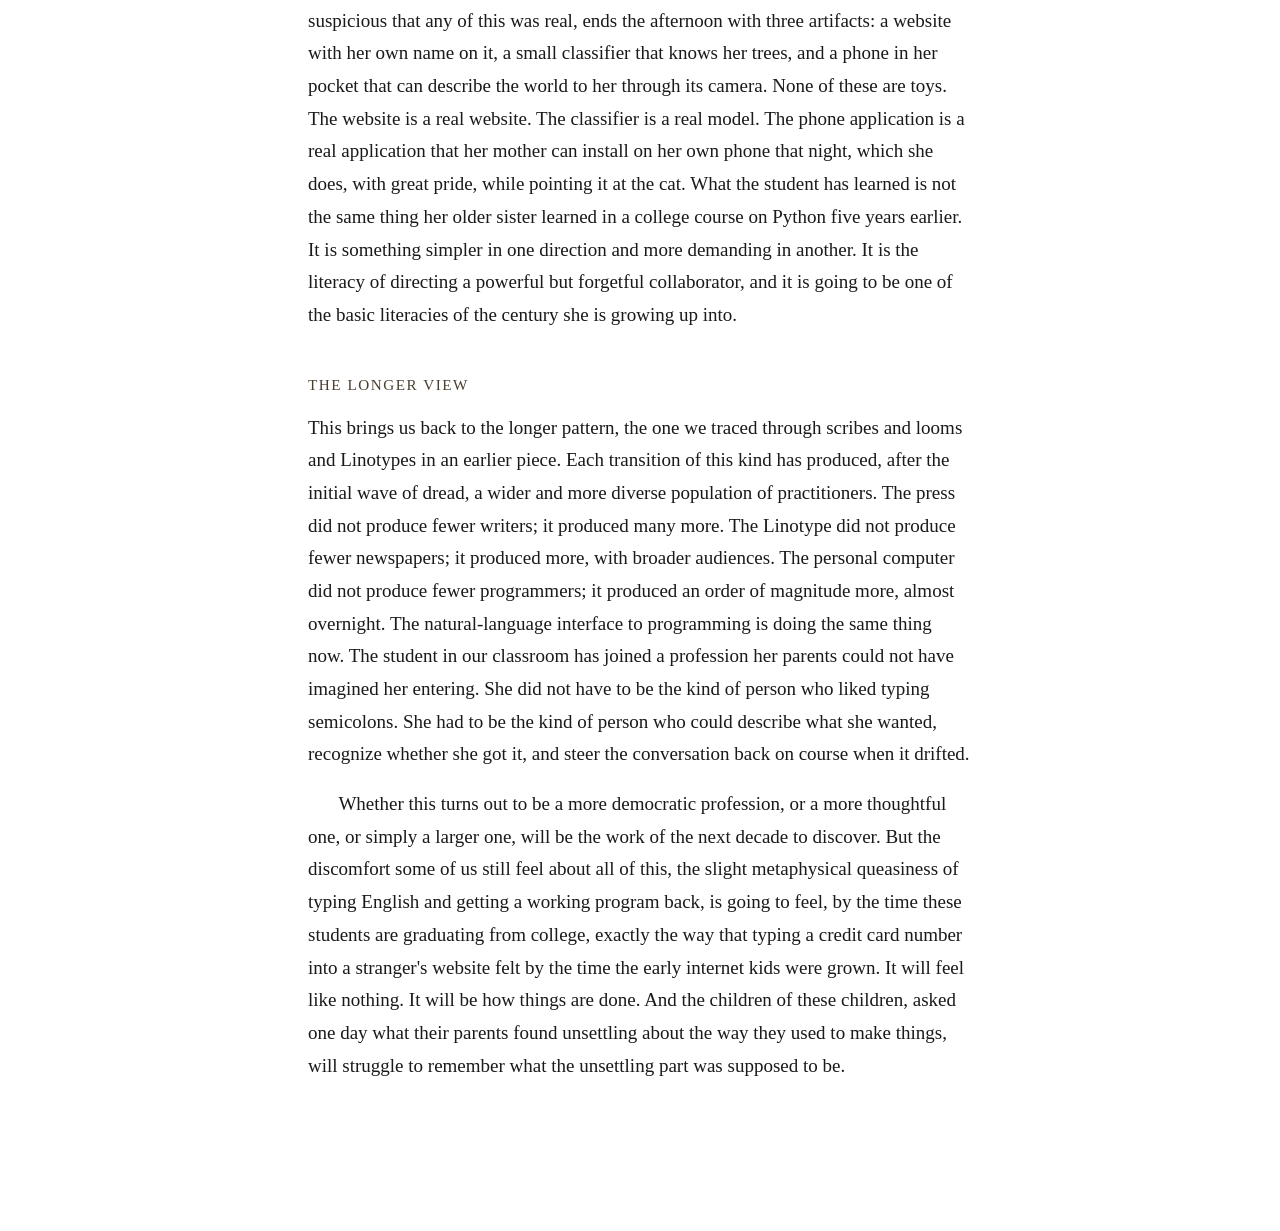
<file: essays/sessions-contexts-new-literacy.html>
<!DOCTYPE html>
<html lang="en">
<head>
<meta charset="UTF-8">
<meta name="viewport" content="width=device-width, initial-scale=1.0">
<title>On Sessions, Contexts, and the New Literacy</title>
<link rel="stylesheet" href="../style.css">
</head>
<body class="essay">

<div class="progress"></div>

<button class="music-toggle" id="music-toggle" aria-label="Toggle ambient music">
  <span class="dot"></span>
  <span class="label">ambient</span>
</button>

<main class="wrap">

  <a href="../" class="back">&larr; back</a>

  <header class="title">
    <h1>On Sessions, Contexts, and the New Literacy</h1>
    <p class="subtitle">What a beginner can build now, and the vocabulary they will need.</p>
  </header>

  <blockquote class="pullquote">
    The student is not learning the language of the machine. The student is learning the language of speaking to someone who knows the language of the machine, and managing the conversation well.
  </blockquote>

  <section>
    <p class="lead">When the first secure online purchase was made on a hot August afternoon in 1994 &mdash; a Sting CD, sold by a small site called NetMarket, paid for with an encrypted credit card number &mdash; the act felt so improbable that <em>The New York Times</em> ran a piece about it the next day. For most of the decade that followed, the idea of typing one's credit card into a webpage made ordinary people uneasy in a way that is now hard to remember. There were magazine covers warning against it. There were uncles, at Thanksgiving, who would not do it under any circumstances. There were whole companies, like the nervous-but-determined Amazon of 1997, whose entire business strategy hinged on convincing customers that this was, in fact, going to be all right. It took roughly fifteen years for the practice to become unremarkable, and another five for it to become, in many cases, the only practical way to buy a thing at all. The shift happened beneath everyone's notice, and then suddenly it was complete.</p>

    <p>We are inside a similar transition right now, in a different domain. The activity that is being asked to feel ordinary is no longer paying for goods over a wire; it is talking to a computer in plain language and watching it write the program you wanted. The activity is uncomfortable for many of the same reasons the early internet purchase was uncomfortable. It does not feel like the action one is performing. It seems to skip steps. It depends on a kind of trust in something invisible. It produces a result one did not, in any traditional sense, do oneself. And as with that earlier shift, the discomfort is going to fade, faster than the last one, and what is going to replace it is a new ordinary that schoolchildren in a few years will treat as the natural state of affairs.</p>
  </section>

  <section>
    <h2>A New Kind of Conversation</h2>

    <p>The piece of software where this transition is happening most visibly is called Claude Code, and it is worth describing in plain terms because the description is short. Claude Code is a program that lives inside a terminal &mdash; the same kind of plain text window that programmers have used since the 1970s &mdash; but the language one speaks to it is English. You tell it what you want. It writes the code, runs the tests, fixes its own mistakes, and reports back. There is a keyboard, and there is a screen, and the keystrokes still matter, but the unit of work has changed from a line of code to a sentence of intent. A student who has never typed the word <code>import</code> in her life can sit down at this terminal and, an hour later, have a working website on the internet that she designed. This is not a hypothetical. This is what happens.</p>

    <p>But there is now a small new vocabulary that anyone working this way needs to learn. It is not the vocabulary of variables and loops, which the assistant takes care of. It is the vocabulary of managing a conversation with a competent collaborator who has a finite memory. Five or six terms, all of them simple, all of them worth knowing. We will return to them shortly, but first let us imagine a concrete morning.</p>
  </section>

  <section>
    <h2>First Day of School</h2>

    <p>Picture a classroom in the autumn of 2026, or any autumn after this one. The course is called something like <em>Computational Literacy</em>. Half the students are seventeen and have never written a line of code; the other half have written a little. The teacher does not begin, as teachers used to begin, with the difference between an integer and a string. She begins by saying that by the end of the afternoon, each student will have three things: a personal website, hosted on the internet, with their name as the URL; a small machine learning model, trained on a few hundred photographs they take in the courtyard with their phones, that can tell the difference between, say, oak leaves and maple leaves; and a phone application that uses the camera to identify common objects in the room, in real time. The students do not believe her at first. By two in the afternoon, they do.</p>

    <p>What actually happens in the room is this. Each student opens a terminal &mdash; a black window, white text &mdash; and starts a conversation with the assistant. The student who is making the leaf-classifier types something close to: <em>I want to train a small image classifier in Python that can tell the difference between oak and maple leaves. I will collect about two hundred photos. Help me set up the project, write the training script, and tell me what to do next.</em> The assistant replies with a list of files it intends to create, a brief explanation of what each will do, and asks one or two clarifying questions. <em>Do you want it to run on your laptop or in the cloud? Do you want a tiny model that fits on a phone, or a more accurate one that needs a server?</em> The student answers. The work begins. Within ten minutes there is a folder of code. Within thirty there is a model that runs. Within an hour the student is taking pictures with a friend, and seeing labels appear under each leaf in the courtyard.</p>

    <p>The student making the website is having a parallel experience. <em>I want a personal site, white background, my name at the top, sections for my writing and my photos, easy to add things to later.</em> The assistant proposes a structure, writes the files, and walks the student through how to deploy it for free on a service like Netlify or Cloudflare Pages. The student types her name into a domain registrar at the cost of a sandwich, and the site is live. The address goes in the group chat. Friends visit it on the bus home.</p>

    <p>The student building the camera application is doing the most ambitious project, but is not, as we might once have thought, doing the hardest one. She tells the assistant she wants an iPhone application that uses the camera and reports what it sees. The assistant explains the two paths: a quick path, which sends each frame to a hosted vision model and returns a label, and a slower-to-build path, which puts a small model on the device itself so it works offline. They choose the quick path for today. By the end of class, she is walking around the room and pointing her phone at things, and the labels appear, and there is laughter, because the model thinks the teacher's coffee mug is a small soup.</p>

    <p>This is not magic. It is not even close to magic. It is the result of about seventy years of accumulated work in compilers, libraries, web standards, mobile platforms, and machine learning, all of which is now reachable from a single English-language interface. What the students are learning is not how to traverse that stack. The stack is doing its own work. What the students are learning is how to direct the work, and the directing has its own grammar.</p>
  </section>

  <section>
    <h2>The Vocabulary</h2>

    <p>There are six terms worth knowing, in roughly the order one encounters them.</p>

    <p>The first is the <strong>session</strong>. A session is a single conversation with the assistant &mdash; what is on the screen from the moment the student opens the terminal to the moment she closes it. It is the unit of work, in the way that, for a previous generation, a file was the unit of work. A session can last a few minutes or several hours. The general rule, which the students learn quickly and against their instinct, is that a new task deserves a new session. When the leaf-classifier is done and the student moves on to writing the report about it, she does not keep going in the same session. She closes it and opens another.</p>

    <p>The second is the <strong>context window</strong>. This is the amount of conversation the assistant can hold in its working memory at one time. In Claude Code, the window is one million tokens long, which is roughly seven hundred and fifty thousand words, or about ten ordinary novels. This is more than any student will ever fill in a session, but the size of the window is not the same as the quality of attention within it, which leads to the third term.</p>

    <p>The third is <strong>context rot</strong>. As a session grows longer and longer, the assistant's attention gets spread across more material, and older, irrelevant content begins to distract from the current task. The phenomenon is well-named. It feels exactly like the slow staleness of a long meeting that has wandered. The cure for context rot is not to ask the assistant to try harder; it is to start fresh, or to summarize.</p>

    <p>The fourth term is <strong><code>/clear</code></strong>, which is the command for closing a session and starting a new one. The student types it the same way one would close a notebook and open a fresh one. The screen empties. The conversation is gone. <em>We are starting a new task</em> is what <code>/clear</code> means. It is the most useful single command the students learn, and the one whose value they discover only after a frustrating long session in which they probably should have cleared half an hour earlier.</p>

    <p>The fifth is <strong><code>/compact</code></strong>. Compacting is the middle ground between continuing and clearing. When the session is long but the work is not done, <code>/compact</code> asks the assistant to summarize the conversation so far in its own words, replace the old conversation with that summary, and keep going. It is lossy, like translating a long letter into a short one. Some details are lost. But the work continues, and the rot recedes. The student who has been training her leaf-classifier for an hour, and is now ready to deploy it, might type <code>/compact focus on what we built and the file structure, drop the debugging conversation</code>, and the assistant will keep what is load-bearing and shed what was scaffolding.</p>

    <p>The sixth, and most quietly powerful, is <strong><code>/rewind</code></strong>. When the assistant has gone down a wrong path &mdash; has tried an approach that does not work, has installed a library that conflicts with another, has written code that fails the tests &mdash; the natural human instinct is to type, <em>that didn't work, try this instead.</em> This is almost always worse than rewinding. <code>/rewind</code>, or its keyboard shortcut of pressing the Escape key twice, jumps the conversation back to the moment before the wrong turn, as if it had never happened, and lets the student re-prompt with what was learned. The failed attempt and its mess are simply gone from the assistant's memory. The student says, this time more precisely, <em>do not use approach A; use approach B, because the foo module does not expose what we need.</em> Of all the commands, this is the one that takes the longest to internalize, because it requires accepting that the cleanest correction is often a re-do, not a reply.</p>

    <p>There is one more concept, slightly more advanced, called the <strong>subagent</strong>. When a piece of work will produce a lot of intermediate output that the main conversation will not need to remember &mdash; searching through a large codebase, verifying a claim, reading a long document &mdash; the assistant can spin up a small worker, called a subagent, with its own fresh context window. The worker does the messy job in private, and returns only the final answer. The main session never sees the noise. The mental test, borrowed from the engineers at Anthropic who designed the feature, is whether you need the tool output again, or just the conclusion. If just the conclusion, send a subagent. The student building the camera app uses this when she asks the assistant to look through a large library of model weights and pick the one most appropriate for phone deployment. The library is enormous. Only the answer matters.</p>

    <p>These six terms &mdash; session, context window, context rot, <code>/clear</code>, <code>/compact</code>, <code>/rewind</code>, and the subagent &mdash; are nearly the whole new literacy. There are others, but these are the ones a student needs on the first day. They are simple enough to teach in a class period, and they replace, for most practical purposes, what used to be weeks of syntax instruction. The student is not learning the language of the machine. The student is learning the language of speaking to someone who knows the language of the machine, and managing the conversation well.</p>
  </section>

  <section>
    <h2>What Has Actually Changed</h2>

    <p>It is worth pausing on what has changed. In 1995, learning to program meant learning a syntax &mdash; semicolons, brackets, declarations of types &mdash; and slowly, through years of practice, building up an internal model of how a machine executes instructions step by step. Today, learning to program, for most people and most things they want to make, means learning to specify clearly, to manage context, to know when to start over and when to continue, and to recognize the moment when one is fighting with a stale conversation rather than thinking about the actual problem. This is a different skill. It is not a lesser skill. It is a skill that draws on writing, on judgment, on the ability to imagine what is being asked of the machine and to check whether the answer makes sense. Many students who would have struggled with the older form of programming flourish in the new one, because the new one is closer to the kind of thinking that ordinary intelligent adults do all the time.</p>

    <p>The student who has never coded before, and who at the start of the day was suspicious that any of this was real, ends the afternoon with three artifacts: a website with her own name on it, a small classifier that knows her trees, and a phone in her pocket that can describe the world to her through its camera. None of these are toys. The website is a real website. The classifier is a real model. The phone application is a real application that her mother can install on her own phone that night, which she does, with great pride, while pointing it at the cat. What the student has learned is not the same thing her older sister learned in a college course on Python five years earlier. It is something simpler in one direction and more demanding in another. It is the literacy of directing a powerful but forgetful collaborator, and it is going to be one of the basic literacies of the century she is growing up into.</p>
  </section>

  <section>
    <h2>The Longer View</h2>

    <p>This brings us back to the longer pattern, the one we traced through scribes and looms and Linotypes in an earlier piece. Each transition of this kind has produced, after the initial wave of dread, a wider and more diverse population of practitioners. The press did not produce fewer writers; it produced many more. The Linotype did not produce fewer newspapers; it produced more, with broader audiences. The personal computer did not produce fewer programmers; it produced an order of magnitude more, almost overnight. The natural-language interface to programming is doing the same thing now. The student in our classroom has joined a profession her parents could not have imagined her entering. She did not have to be the kind of person who liked typing semicolons. She had to be the kind of person who could describe what she wanted, recognize whether she got it, and steer the conversation back on course when it drifted.</p>

    <p>Whether this turns out to be a more democratic profession, or a more thoughtful one, or simply a larger one, will be the work of the next decade to discover. But the discomfort some of us still feel about all of this, the slight metaphysical queasiness of typing English and getting a working program back, is going to feel, by the time these students are graduating from college, exactly the way that typing a credit card number into a stranger's website felt by the time the early internet kids were grown. It will feel like nothing. It will be how things are done. And the children of these children, asked one day what their parents found unsettling about the way they used to make things, will struggle to remember what the unsettling part was supposed to be.</p>
  </section>

</main>

<script src="../script.js"></script>
</body>
</html>
</file>
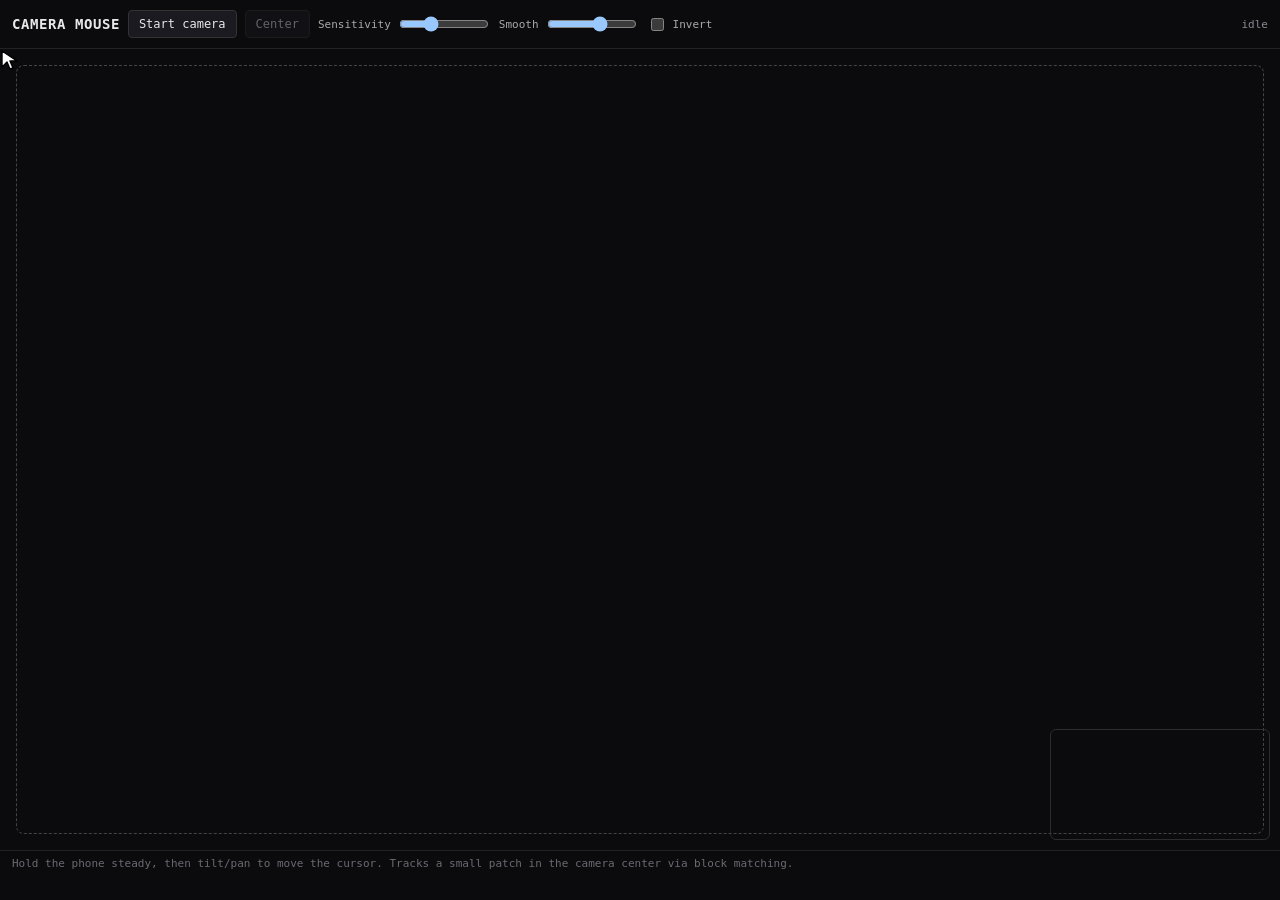
<file: projects/project001.html>
<!DOCTYPE html>

<html lang="en">
<head>
<meta charset="utf-8">
<meta name="viewport" content="width=device-width,initial-scale=1,viewport-fit=cover">
<title>Camera Mouse</title>
<style>
  :root { color-scheme: dark; }
  * { box-sizing: border-box; }
  html, body { margin: 0; padding: 0; background: #0b0b0e; color: #e8e8ec;
    font-family: ui-monospace, SFMono-Regular, Menlo, monospace; height: 100%; overflow: hidden;
    -webkit-tap-highlight-color: transparent; }
  body { display: flex; flex-direction: column; }
  header { padding: 10px 12px; border-bottom: 1px solid #222; display: flex; gap: 8px; align-items: center; flex-wrap: wrap; }
  h1 { font-size: 14px; margin: 0; font-weight: 600; letter-spacing: 0.04em; }
  button { background: #1a1a20; color: #e8e8ec; border: 1px solid #333; padding: 6px 10px;
    font: inherit; font-size: 12px; border-radius: 4px; cursor: pointer; }
  button:active { background: #26262e; }
  button:disabled { opacity: 0.4; cursor: default; }
  .stats { font-size: 11px; color: #8a8a92; margin-left: auto; }
  .stage { position: relative; flex: 1; min-height: 0; overflow: hidden; }
  /* Camera preview pinned to a small corner */
  #preview { position: absolute; right: 10px; bottom: 10px; width: 33vw; max-width: 220px;
    border: 1px solid #333; border-radius: 6px; transform: scaleX(-1); /* mirror like a selfie even though it's rear */
    z-index: 5; opacity: 0.85; }
  /* The arena where the cursor moves */
  #arena { position: absolute; inset: 16px; border: 1px dashed #444; border-radius: 8px; }
  /* Cursor */
  #cursor { position: absolute; left: 0; top: 0; width: 22px; height: 22px; pointer-events: none;
    will-change: transform; transform: translate(0,0); z-index: 4; }
  #cursor svg { display: block; }
  /* Sample patch indicator drawn over preview */
  #patchOverlay { position: absolute; right: 10px; bottom: 10px; pointer-events: none; z-index: 6; }
  .controls { display: flex; gap: 8px; align-items: center; flex-wrap: wrap; }
  label { font-size: 11px; color: #aaa; display: flex; align-items: center; gap: 6px; }
  input[type=range] { width: 90px; }
  .msg { padding: 12px; font-size: 12px; color: #c66; }
  .hint { font-size: 11px; color: #6a6a72; padding: 6px 12px; border-top: 1px solid #222; }
</style>
</head>
<body>
<header>
  <h1>CAMERA MOUSE</h1>
  <div class="controls">
    <button id="startBtn">Start camera</button>
    <button id="centerBtn" disabled>Center</button>
    <label>Sensitivity <input id="sens" type="range" min="1" max="40" value="14"></label>
    <label>Smooth <input id="smooth" type="range" min="0" max="90" value="55"></label>
    <label><input id="invert" type="checkbox"> Invert</label>
  </div>
  <div class="stats" id="stats">idle</div>
</header>
<div class="stage">
  <div id="arena"></div>
  <div id="cursor">
    <svg width="22" height="22" viewBox="0 0 22 22" xmlns="http://www.w3.org/2000/svg">
      <path d="M2 2 L2 18 L7 13 L10 20 L13 19 L10 12 L17 12 Z"
            fill="#fff" stroke="#000" stroke-width="1.4" stroke-linejoin="round"/>
    </svg>
  </div>
  <video id="preview" playsinline muted autoplay></video>
  <canvas id="patchOverlay"></canvas>
</div>
<div class="hint">Hold the phone steady, then tilt/pan to move the cursor. Tracks a small patch in the camera center via block matching.</div>
<div class="msg" id="msg"></div>

<script>
(() => {
  const video = document.getElementById('preview');
  const arena = document.getElementById('arena');
  const cursor = document.getElementById('cursor');
  const stats = document.getElementById('stats');
  const msg = document.getElementById('msg');
  const startBtn = document.getElementById('startBtn');
  const centerBtn = document.getElementById('centerBtn');
  const sensEl = document.getElementById('sens');
  const smoothEl = document.getElementById('smooth');
  const invertEl = document.getElementById('invert');
  const patchOverlay = document.getElementById('patchOverlay');

  // Offscreen canvas to sample camera pixels (per project guideline)
  const work = document.createElement('canvas');
  const wctx = work.getContext('2d', { willReadFrequently: true });

  // Config
  const W = 80, H = 60;          // downsampled frame size for speed
  const PATCH = 16;              // patch side
  const SEARCH = 6;              // ± search window in pixels (downsampled)

  // State
  let stream = null;
  let running = false;
  let prevPatch = null;          // Uint8 grayscale of previous patch
  let cx = 0, cy = 0;            // cursor position in arena coords (px)
  let vx = 0, vy = 0;            // smoothed velocity
  let lastT = 0;
  let frames = 0, fpsT = 0, fps = 0;

  work.width = W; work.height = H;

  // Resize patch overlay to match preview, draw a tiny crosshair
  function drawPatchOverlay() {
    const r = video.getBoundingClientRect();
    const stageR = video.parentElement.getBoundingClientRect();
    const w = r.width, h = r.height;
    patchOverlay.width = w; patchOverlay.height = h;
    patchOverlay.style.width = w + 'px';
    patchOverlay.style.height = h + 'px';
    patchOverlay.style.right = (stageR.right - r.right) + 'px';
    patchOverlay.style.bottom = (stageR.bottom - r.bottom) + 'px';
    const ctx = patchOverlay.getContext('2d');
    ctx.clearRect(0,0,w,h);
    // Patch box centered, scaled from PATCH/W of preview width
    const bw = w * (PATCH / W);
    const bh = h * (PATCH / H);
    const bx = (w - bw) / 2, by = (h - bh) / 2;
    ctx.strokeStyle = '#7cf';
    ctx.lineWidth = 1.5;
    ctx.strokeRect(bx, by, bw, bh);
  }

  function placeCursor(x, y) {
    cursor.style.transform = `translate(${x}px,${y}px)`;
  }

  function clampCursor() {
    const a = arena.getBoundingClientRect();
    const stage = arena.parentElement.getBoundingClientRect();
    // arena is positioned with inset:16 in stage; convert arena local -> page
    const maxX = a.width - 22;
    const maxY = a.height - 22;
    cx = Math.max(0, Math.min(maxX, cx));
    cy = Math.max(0, Math.min(maxY, cy));
    // cursor is positioned at stage 0,0; arena inset is 16
    const offX = a.left - stage.left;
    const offY = a.top - stage.top;
    placeCursor(cx + offX, cy + offY);
  }

  function centerCursor() {
    const a = arena.getBoundingClientRect();
    cx = (a.width - 22) / 2;
    cy = (a.height - 22) / 2;
    clampCursor();
  }

  // Convert RGBA to grayscale Uint8Array
  function toGray(imgData) {
    const d = imgData.data;
    const out = new Uint8Array(imgData.width * imgData.height);
    for (let i = 0, j = 0; i < d.length; i += 4, j++) {
      // luma
      out[j] = (d[i] * 77 + d[i+1] * 150 + d[i+2] * 29) >> 8;
    }
    return out;
  }

  // Extract a PATCH×PATCH square from grayscale at (x0,y0)
  function extractPatch(gray, w, x0, y0) {
    const out = new Uint8Array(PATCH * PATCH);
    for (let y = 0; y < PATCH; y++) {
      const src = (y0 + y) * w + x0;
      out.set(gray.subarray(src, src + PATCH), y * PATCH);
    }
    return out;
  }

  // Sum of absolute differences between previous patch and a candidate window in current gray
  function sad(prev, gray, w, x0, y0) {
    let s = 0;
    for (let y = 0; y < PATCH; y++) {
      const srcG = (y0 + y) * w + x0;
      const srcP = y * PATCH;
      for (let x = 0; x < PATCH; x++) {
        s += Math.abs(prev[srcP + x] - gray[srcG + x]);
        if (s > 1e9) return s; // safety
      }
    }
    return s;
  }

  // Find best (dx,dy) in ±SEARCH that matches prevPatch within current gray, centered at frame center
  function bestShift(prev, gray, w, h) {
    const cx0 = (w - PATCH) >> 1;
    const cy0 = (h - PATCH) >> 1;
    let bestS = Infinity, bestDx = 0, bestDy = 0;
    for (let dy = -SEARCH; dy <= SEARCH; dy++) {
      const y0 = cy0 + dy;
      if (y0 < 0 || y0 + PATCH > h) continue;
      for (let dx = -SEARCH; dx <= SEARCH; dx++) {
        const x0 = cx0 + dx;
        if (x0 < 0 || x0 + PATCH > w) continue;
        const s = sad(prev, gray, w, x0, y0);
        if (s < bestS) { bestS = s; bestDx = dx; bestDy = dy; }
      }
    }
    return { dx: bestDx, dy: bestDy, score: bestS };
  }

  function tick(t) {
    if (!running) return;
    requestAnimationFrame(tick);
    if (video.readyState < 2) return;

    // Draw mirrored to match what the user sees? No — track raw camera pixels.
    wctx.drawImage(video, 0, 0, W, H);
    const img = wctx.getImageData(0, 0, W, H);
    const gray = toGray(img);

    // Take a fresh center patch each frame as the "previous" to compare against next? No:
    // we compare *previous* patch to *current* frame to estimate motion since last frame.
    if (prevPatch) {
      const { dx, dy, score } = bestShift(prevPatch, gray, W, H);
      // Scale shift by sensitivity -> arena pixels
      const sens = +sensEl.value;
      const sm = +smoothEl.value / 100;
      const sign = invertEl.checked ? -1 : 1;
      // Camera moves right => scene shifts left in image => dx negative.
      // We want cursor to follow the camera's motion direction => negate dx.
      const tx = -dx * sens * sign;
      const ty =  dy * sens * sign; // y already increases downward in image
      vx = vx * sm + tx * (1 - sm);
      vy = vy * sm + ty * (1 - sm);
      // Deadzone for tiny noise
      if (Math.abs(vx) < 0.15) vx = 0;
      if (Math.abs(vy) < 0.15) vy = 0;
      cx += vx; cy += vy;
      clampCursor();

      // FPS + score
      frames++;
      if (t - fpsT > 500) {
        fps = (frames * 1000 / (t - fpsT)) | 0;
        frames = 0; fpsT = t;
      }
      stats.textContent = `${fps} fps   shift ${dx},${dy}   score ${score|0}`;
    }
    // Update previous patch from current center for next frame
    const cx0 = (W - PATCH) >> 1;
    const cy0 = (H - PATCH) >> 1;
    prevPatch = extractPatch(gray, W, cx0, cy0);
  }

  async function start() {
    msg.textContent = '';
    if (!navigator.mediaDevices?.getUserMedia) {
      msg.textContent = 'getUserMedia not available. Serve via HTTPS or localhost.';
      return;
    }
    try {
      stream = await navigator.mediaDevices.getUserMedia({
        video: { facingMode: { ideal: 'environment' }, width: { ideal: 640 }, height: { ideal: 480 } },
        audio: false
      });
      video.srcObject = stream;
      await video.play();
      running = true;
      startBtn.textContent = 'Stop camera';
      centerBtn.disabled = false;
      centerCursor();
      drawPatchOverlay();
      lastT = performance.now(); fpsT = lastT;
      requestAnimationFrame(tick);
    } catch (e) {
      msg.textContent = 'Camera error: ' + (e?.message || e);
    }
  }

  function stop() {
    running = false;
    if (stream) stream.getTracks().forEach(t => t.stop());
    stream = null;
    startBtn.textContent = 'Start camera';
    centerBtn.disabled = true;
    stats.textContent = 'idle';
  }

  // Single user-gesture handler (iOS requirement)
  startBtn.addEventListener('click', () => {
    if (running) stop(); else start();
  });
  centerBtn.addEventListener('click', () => { centerCursor(); vx = vy = 0; });

  window.addEventListener('resize', () => {
    drawPatchOverlay();
    clampCursor();
  });
  // Reflow patch overlay once video has metadata
  video.addEventListener('loadedmetadata', drawPatchOverlay);
  video.addEventListener('playing', drawPatchOverlay);
})();
</script>

</body>
</html>
</file>
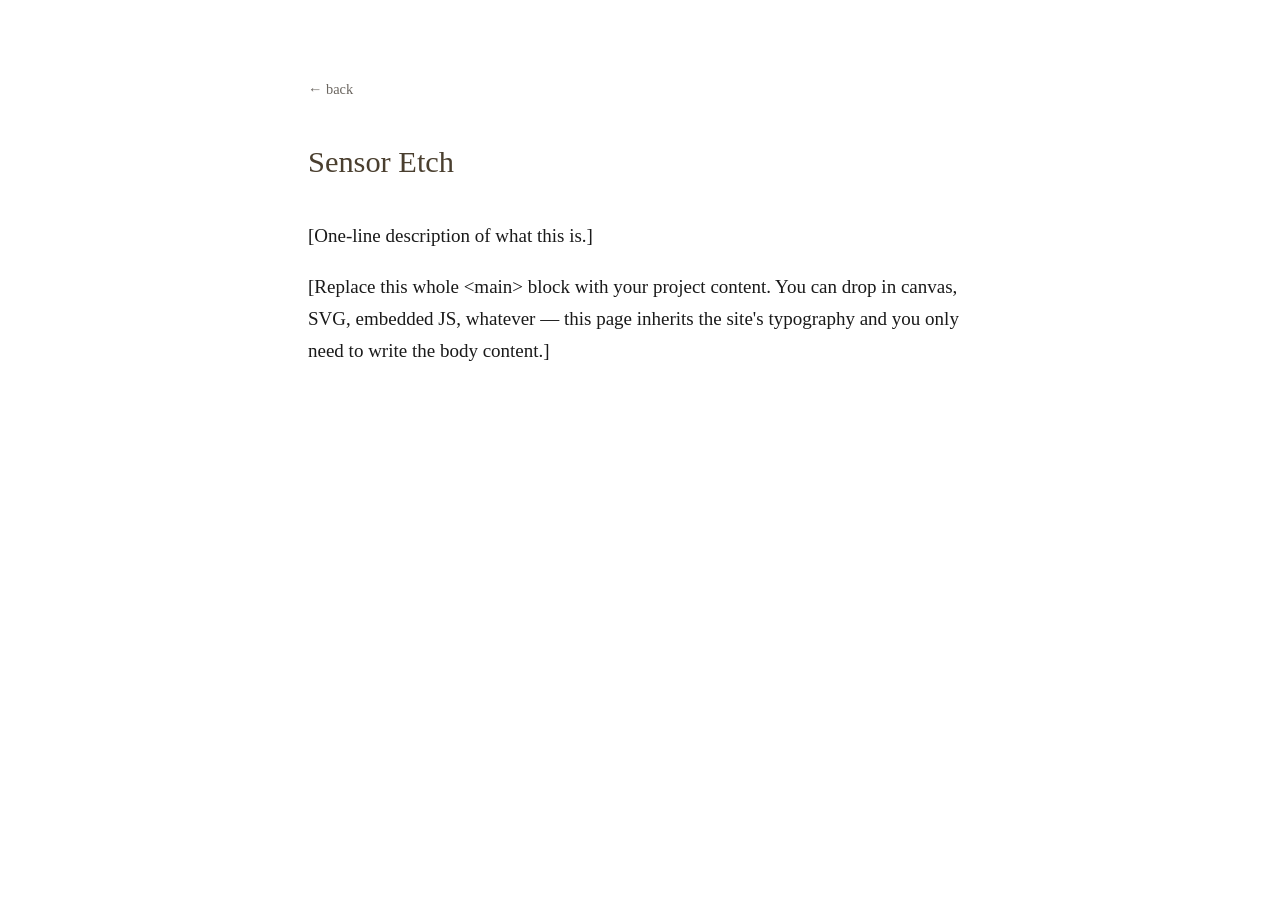
<file: projects/sensor-etch.html>
<!DOCTYPE html>
<html lang="en">
<head>
<meta charset="UTF-8">
<meta name="viewport" content="width=device-width, initial-scale=1.0">
<title>Sensor Etch</title>
<link rel="stylesheet" href="../style.css">
</head>
<body>

<main class="wrap">

  <a href="../" class="back">&larr; back</a>

  <h1>Sensor Etch</h1>

  <p>[One-line description of what this is.]</p>

  <p>[Replace this whole &lt;main&gt; block with your project content. You can drop in canvas, SVG, embedded JS, whatever &mdash; this page inherits the site's typography and you only need to write the body content.]</p>

</main>

<script src="../script.js"></script>
</body>
</html>
</file>
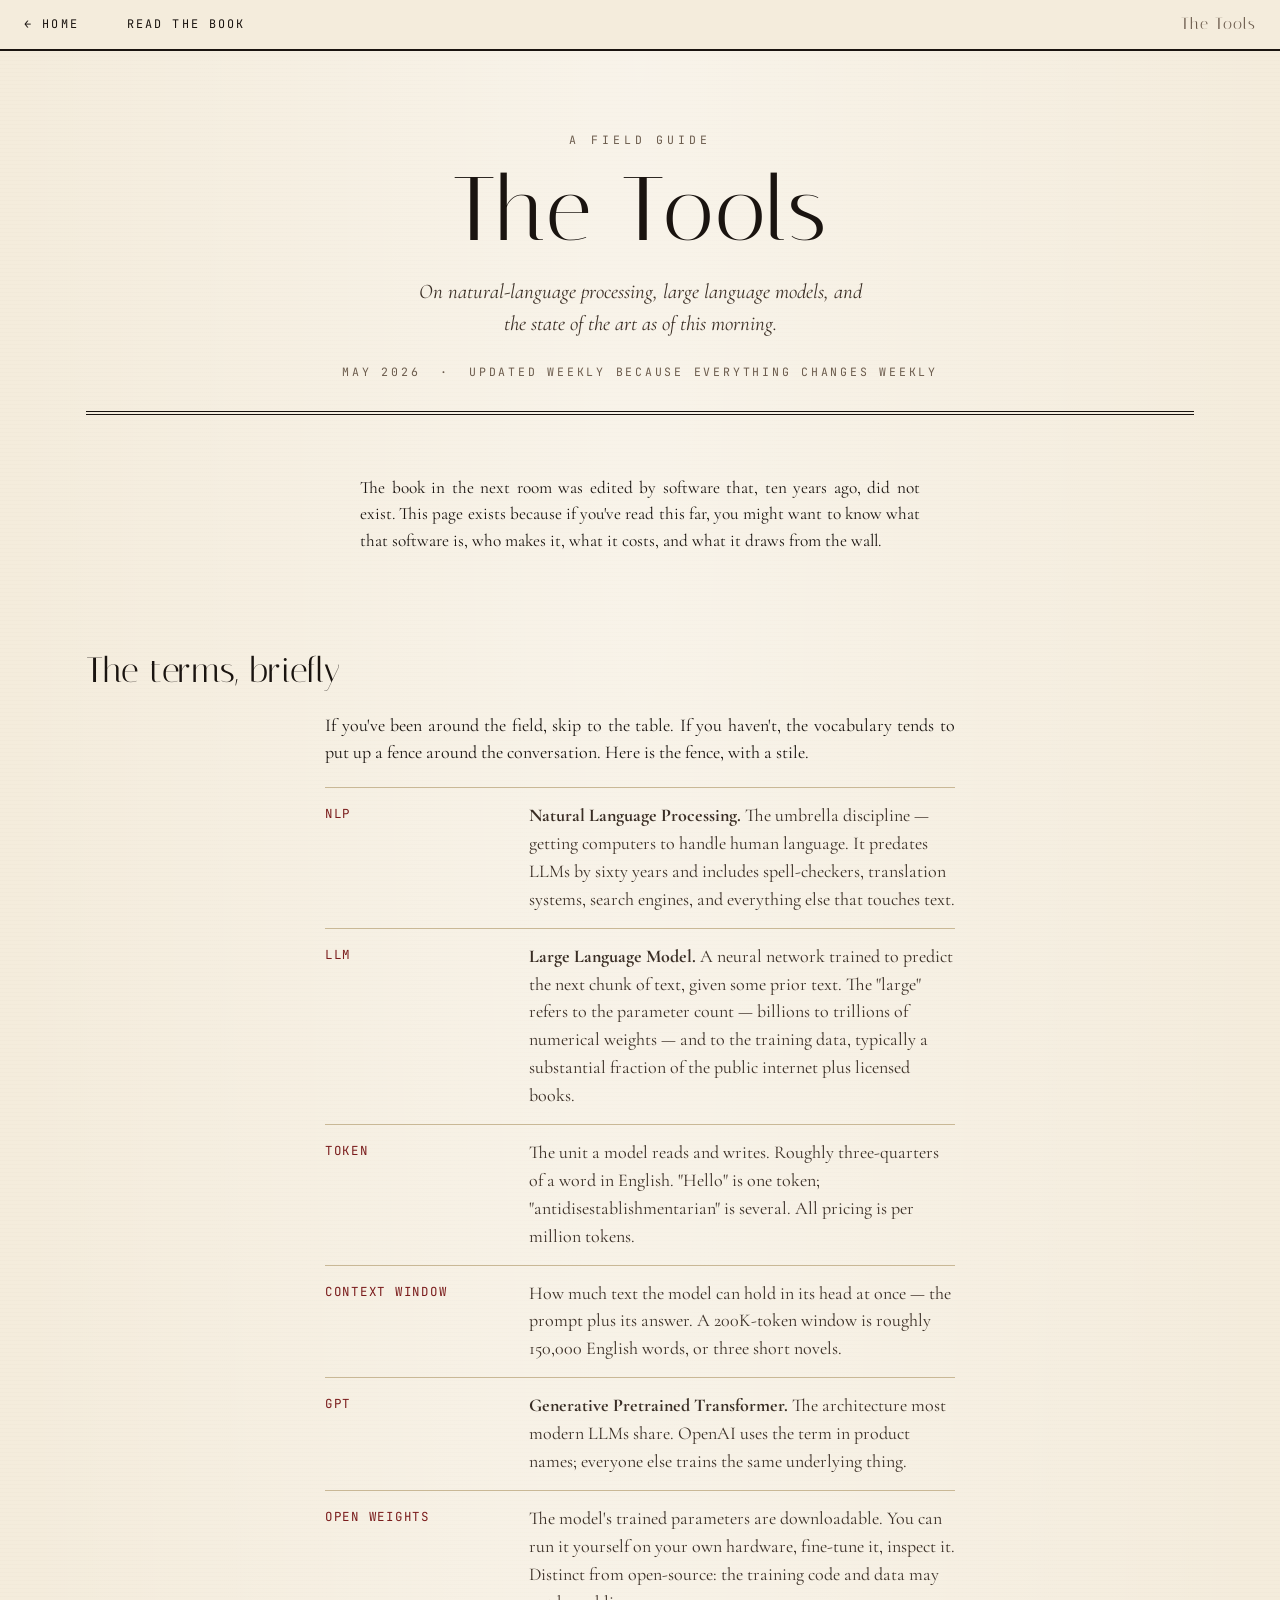
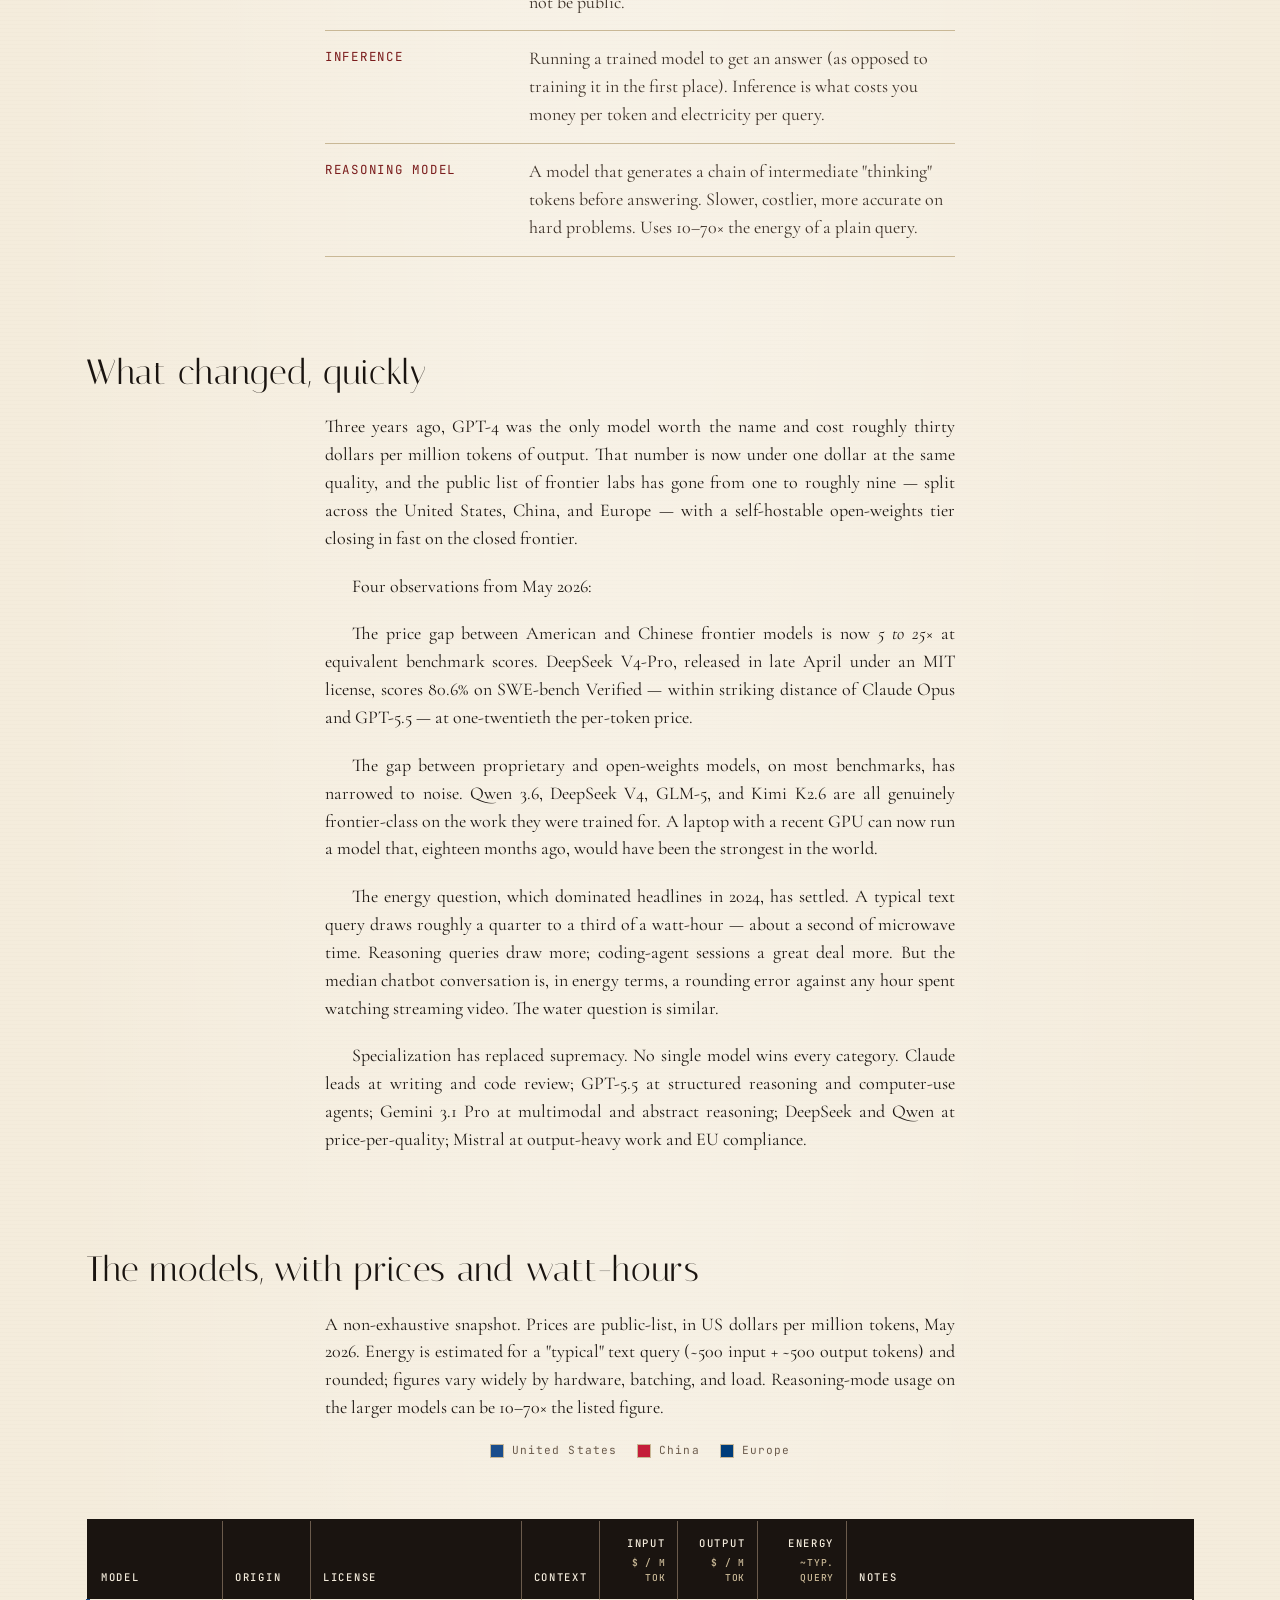
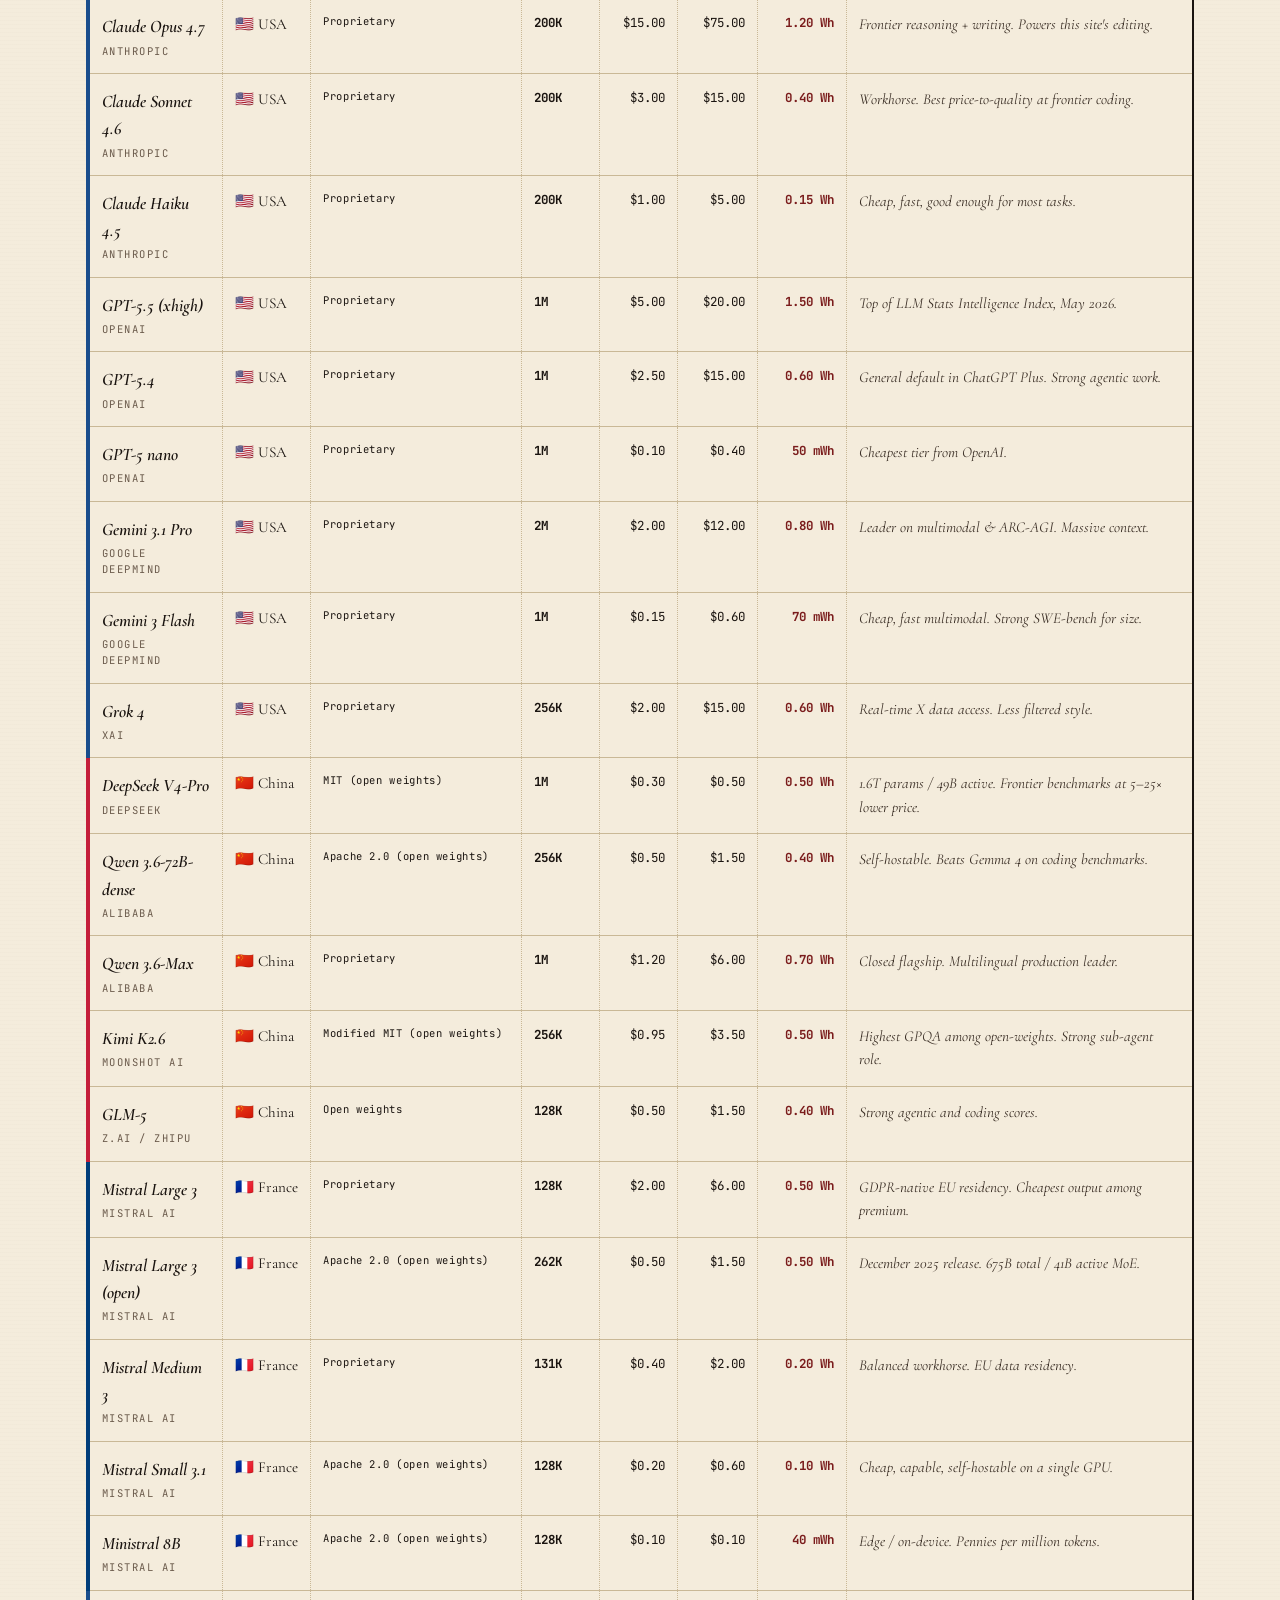
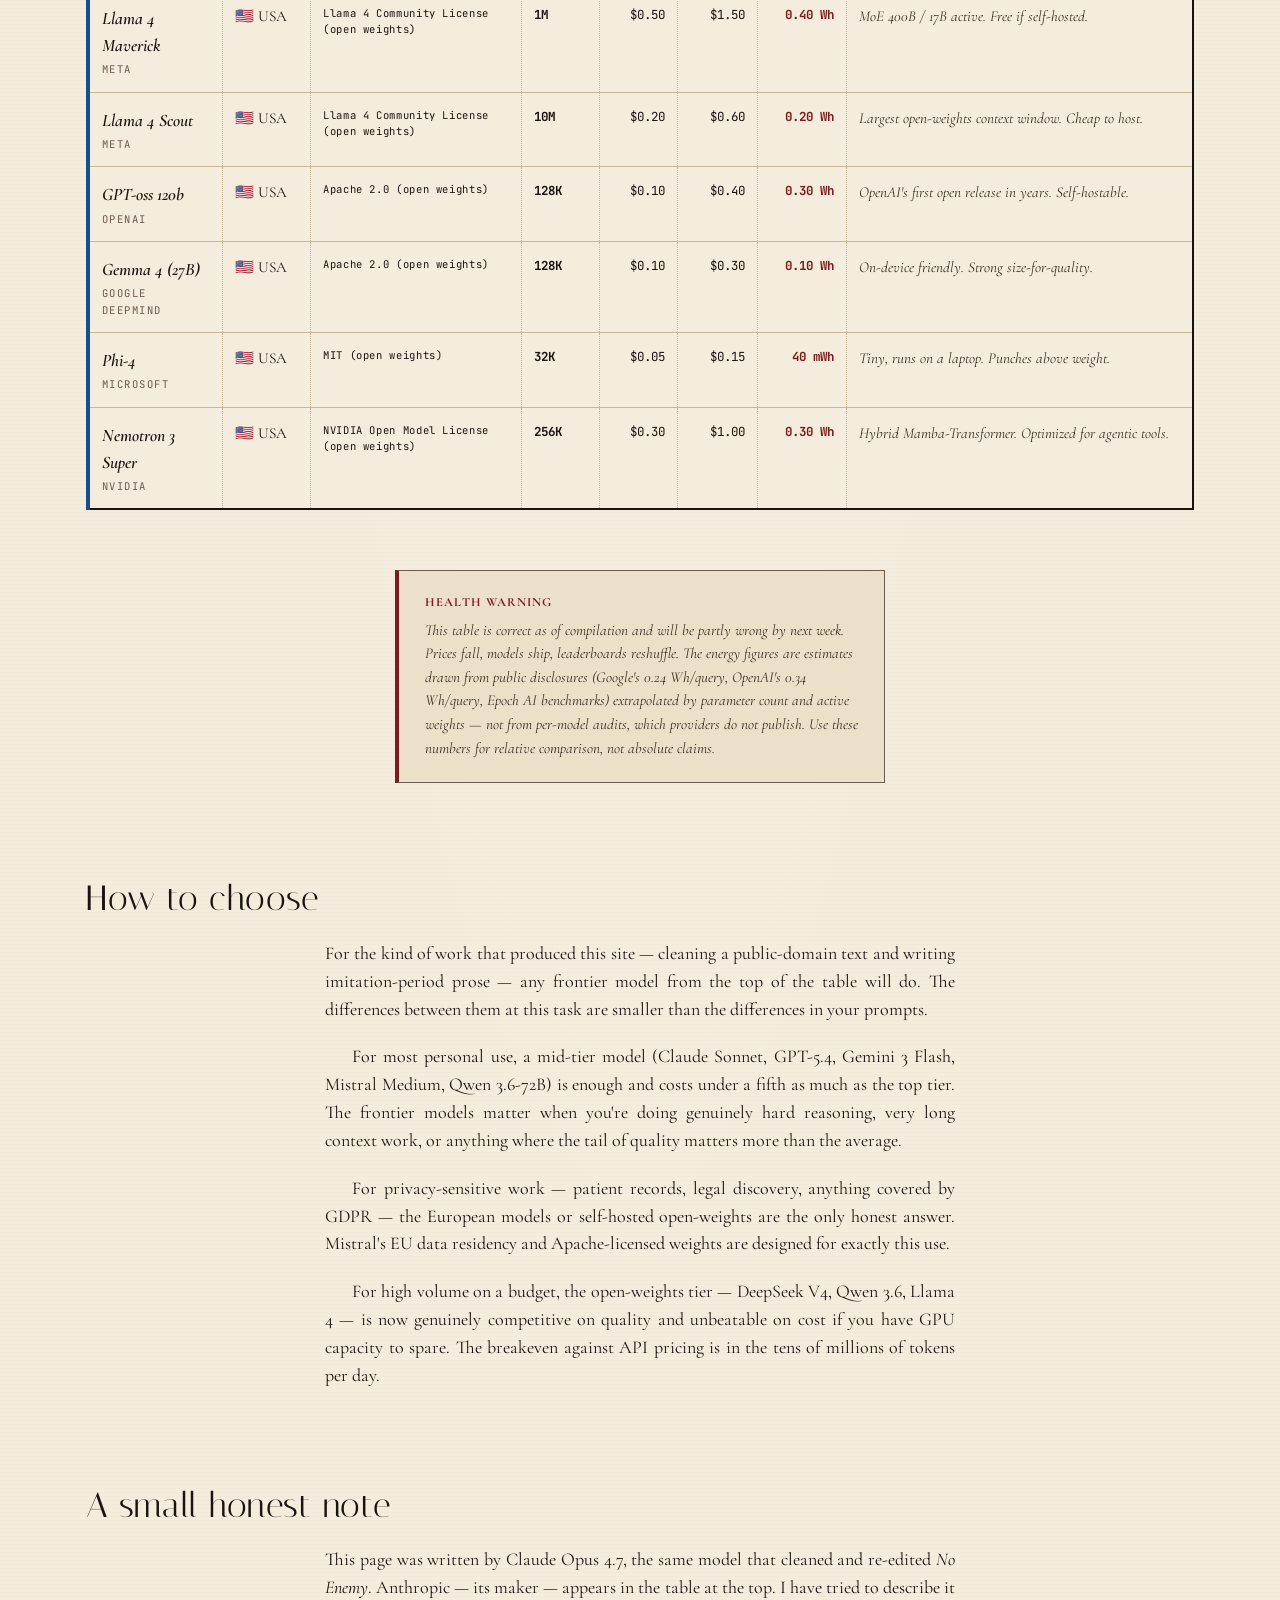
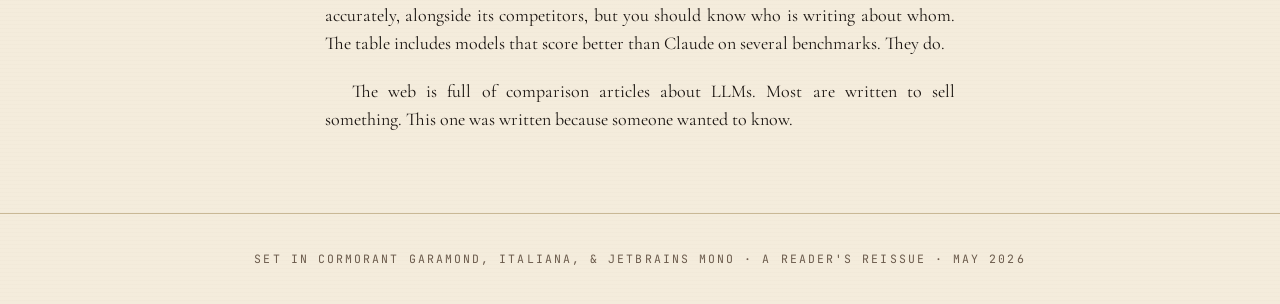
<file: projects/project017/models.html>
<!doctype html>
<html lang="en">
<head>
<meta charset="utf-8">
<meta name="viewport" content="width=device-width,initial-scale=1">
<title>The Tools — On NLP, LLMs, and the State of the Art (May 2026)</title>
<link rel="preconnect" href="https://fonts.googleapis.com">
<link rel="preconnect" href="https://fonts.gstatic.com" crossorigin>
<link href="https://fonts.googleapis.com/css2?family=Cormorant+Garamond:ital,wght@0,400;0,500;0,600;0,700;1,400;1,500&family=Italiana&family=JetBrains+Mono:wght@400;500;700&display=swap" rel="stylesheet">
<style>

:root {
  --paper: #f4ecdc;
  --paper-deep: #ece1c8;
  --ink: #1a1410;
  --ink-soft: #3a2e25;
  --ink-fade: #6b5b4c;
  --rule: #c9b896;
  --accent: #7a1c1c;
  --accent-soft: #a83838;
  --highlight: #f7e8a4;
}
* { box-sizing: border-box; }
html, body { margin: 0; padding: 0; }
body {
  background: var(--paper);
  color: var(--ink);
  font-family: 'Cormorant Garamond', 'EB Garamond', Garamond, 'Times New Roman', serif;
  font-size: 19px;
  line-height: 1.55;
  -webkit-font-smoothing: antialiased;
  background-image:
    radial-gradient(ellipse at top, rgba(255,255,255,0.4), transparent 70%),
    repeating-linear-gradient(
      0deg,
      transparent 0,
      transparent 3px,
      rgba(60,40,20,0.012) 3px,
      rgba(60,40,20,0.012) 4px
    );
}
::selection { background: var(--highlight); color: var(--ink); }
a { color: var(--accent); text-decoration: none; border-bottom: 1px solid currentColor; }
a:hover { color: var(--accent-soft); }
.container { max-width: 1180px; margin: 0 auto; padding: 0 36px; }
hr.rule { border: 0; height: 1px; background: var(--rule); margin: 2.5rem 0; }
hr.dot { border: 0; text-align: center; margin: 2rem 0; }
hr.dot::before { content: '· · ·'; color: var(--ink-fade); letter-spacing: 0.6em; font-size: 1rem; }
.smallcaps { font-variant: small-caps; letter-spacing: 0.08em; }
.eyebrow {
  font-family: 'JetBrains Mono', 'Courier New', monospace;
  font-size: 0.72rem;
  letter-spacing: 0.32em;
  text-transform: uppercase;
  color: var(--ink-fade);
}

body { font-size: 18px; }
.topbar {
  position: sticky;
  top: 0;
  z-index: 50;
  background: var(--paper);
  border-bottom: 2px solid var(--ink);
  padding: 12px 24px;
  display: flex;
  align-items: center;
  gap: 24px;
  font-family: 'JetBrains Mono', monospace;
  font-size: 0.74rem;
  letter-spacing: 0.18em;
  text-transform: uppercase;
}
.topbar a { color: var(--ink); text-decoration: none; border: 0; padding-right: 24px; }
.topbar a:hover { color: var(--accent); }
.topbar .sep { color: var(--rule); }
.topbar .title-tiny {
  font-family: 'Italiana', serif;
  text-transform: none;
  font-size: 1rem;
  letter-spacing: 0.06em;
}

.masthead {
  border-bottom: 4px double var(--ink);
  padding: 80px 0 30px;
  text-align: center;
}
.masthead .kicker {
  font-family: 'JetBrains Mono', monospace;
  font-size: 0.72rem;
  letter-spacing: 0.34em;
  text-transform: uppercase;
  color: var(--ink-fade);
  margin-bottom: 16px;
}
.masthead h1 {
  font-family: 'Italiana', serif;
  font-weight: 400;
  font-size: clamp(3rem, 7vw, 5.6rem);
  margin: 0;
  line-height: 1;
  letter-spacing: 0.02em;
}
.masthead .dek {
  margin-top: 22px;
  font-style: italic;
  font-size: 1.3rem;
  color: var(--ink-soft);
  max-width: 50ch;
  margin-left: auto;
  margin-right: auto;
}
.masthead .dateline {
  margin-top: 22px;
  font-family: 'JetBrains Mono', monospace;
  font-size: 0.72rem;
  letter-spacing: 0.24em;
  text-transform: uppercase;
  color: var(--ink-fade);
}

article {
  padding: 60px 0;
}
article h2 {
  font-family: 'Italiana', serif;
  font-weight: 400;
  font-size: 2.2rem;
  margin: 2.5em 0 0.4em;
  letter-spacing: 0.02em;
}
article h3 {
  font-family: 'Cormorant Garamond', serif;
  font-weight: 600;
  font-style: italic;
  font-size: 1.4rem;
  color: var(--accent);
  margin: 1.8em 0 0.4em;
}
article p {
  max-width: 70ch;
  margin: 0 auto 1.1em;
  text-align: justify;
  hyphens: auto;
}
article p.first-of-section { text-indent: 0; }
article p:not(.first-of-section) { text-indent: 1.5em; }
article h2 + p, article h3 + p { text-indent: 0; }

article .narrow { max-width: 70ch; margin: 0 auto; }
article ul.glossary {
  max-width: 70ch;
  margin: 0 auto 1.4em;
  list-style: none;
  padding: 0;
  border-top: 1px solid var(--rule);
}
article ul.glossary li {
  padding: 14px 0;
  border-bottom: 1px solid var(--rule);
  display: grid;
  grid-template-columns: 180px 1fr;
  gap: 24px;
}
article ul.glossary li .term {
  font-family: 'JetBrains Mono', monospace;
  font-size: 0.78rem;
  letter-spacing: 0.14em;
  text-transform: uppercase;
  color: var(--accent);
  padding-top: 2px;
}
article ul.glossary li .def { color: var(--ink-soft); }

/* The TABLE — the centerpiece */
.table-wrap {
  margin: 60px -36px;
  overflow-x: auto;
  padding: 0 36px;
}
table.models {
  width: 100%;
  border-collapse: collapse;
  font-family: 'JetBrains Mono', monospace;
  font-size: 0.78rem;
  background: var(--paper);
  border: 2px solid var(--ink);
}
table.models thead th {
  background: var(--ink);
  color: var(--paper);
  font-weight: 500;
  letter-spacing: 0.16em;
  text-transform: uppercase;
  font-size: 0.66rem;
  text-align: left;
  padding: 14px 12px;
  vertical-align: bottom;
  border-right: 1px solid var(--ink-fade);
}
table.models thead th.num { text-align: right; }
table.models thead th .sub {
  display: block;
  font-size: 0.6rem;
  color: var(--rule);
  margin-top: 4px;
  letter-spacing: 0.08em;
}
table.models tbody td {
  padding: 14px 12px;
  vertical-align: top;
  border-bottom: 1px solid var(--rule);
  border-right: 1px dotted var(--rule);
}
table.models tbody tr:hover { background: var(--paper-deep); }
table.models tbody tr.row-us { border-left: 4px solid #1a4d8c; }
table.models tbody tr.row-cn { border-left: 4px solid #c41e3a; }
table.models tbody tr.row-eu { border-left: 4px solid #003d7a; }
table.models td.model .m-name {
  font-family: 'Cormorant Garamond', serif;
  font-size: 1.1rem;
  font-weight: 600;
  font-style: italic;
  color: var(--ink);
  letter-spacing: 0;
  text-transform: none;
}
table.models td.model .m-lab {
  font-size: 0.66rem;
  color: var(--ink-fade);
  margin-top: 2px;
  letter-spacing: 0.14em;
  text-transform: uppercase;
}
table.models td.flag {
  font-family: 'Cormorant Garamond', serif;
  font-size: 0.95rem;
  text-transform: none;
  letter-spacing: 0;
  white-space: nowrap;
}
table.models td.lic {
  font-size: 0.66rem;
  letter-spacing: 0.06em;
}
table.models td.ctx {
  font-weight: 700;
  color: var(--ink);
  white-space: nowrap;
}
table.models td.num {
  text-align: right;
  font-variant-numeric: tabular-nums;
  white-space: nowrap;
}
table.models td.num.wh {
  color: var(--accent);
  font-weight: 700;
}
table.models td.notes {
  font-family: 'Cormorant Garamond', serif;
  font-size: 0.95rem;
  text-transform: none;
  letter-spacing: 0;
  font-style: italic;
  color: var(--ink-soft);
  min-width: 280px;
}

.legend {
  max-width: 70ch;
  margin: 0 auto 30px;
  font-family: 'JetBrains Mono', monospace;
  font-size: 0.7rem;
  letter-spacing: 0.1em;
  color: var(--ink-fade);
  display: flex;
  gap: 20px;
  flex-wrap: wrap;
  justify-content: center;
}
.legend span { display: inline-flex; align-items: center; gap: 8px; }
.legend i { display: inline-block; width: 14px; height: 14px; border: 1px solid var(--rule); }
.legend i.us { background: #1a4d8c; }
.legend i.cn { background: #c41e3a; }
.legend i.eu { background: #003d7a; }

.caveat {
  max-width: 70ch;
  margin: 30px auto;
  padding: 22px 26px;
  border: 1px solid var(--ink-fade);
  border-left: 4px solid var(--accent);
  background: var(--paper-deep);
  font-style: italic;
  color: var(--ink-soft);
  font-size: 0.95rem;
}
.caveat strong { font-style: normal; color: var(--accent); letter-spacing: 0.08em; text-transform: uppercase; font-size: 0.78rem; display: block; margin-bottom: 6px; }

footer {
  border-top: 1px solid var(--rule);
  padding: 36px;
  text-align: center;
  font-family: 'JetBrains Mono', monospace;
  font-size: 0.72rem;
  letter-spacing: 0.18em;
  text-transform: uppercase;
  color: var(--ink-fade);
}
@media (max-width: 900px) {
  article ul.glossary li { grid-template-columns: 1fr; gap: 4px; }
  article ul.glossary li .term { padding-top: 0; }
}
</style>
</head>
<body>

<div class="topbar">
  <a href="index.html">← Home</a>
  <a href="read.html">Read the Book</a>
  <span class="title-tiny" style="margin-left:auto; color:var(--ink-fade)">The Tools</span>
</div>

<div class="container">

<header class="masthead">
  <div class="kicker">A Field Guide</div>
  <h1>The Tools</h1>
  <p class="dek">On natural-language processing, large language models, and the state of the art as of this morning.</p>
  <div class="dateline">May 2026 &nbsp;·&nbsp; Updated weekly because everything changes weekly</div>
</header>

<article>
  <p class="first-of-section narrow" style="font-size: 1.08rem; max-width: 70ch; margin: 0 auto 1.4em;">
    The book in the next room was edited by software that, ten years ago, did not exist. This page exists because if you've read this far, you might want to know what that software is, who makes it, what it costs, and what it draws from the wall.
  </p>

  <h2>The terms, briefly</h2>
  <p class="first-of-section">If you've been around the field, skip to the table. If you haven't, the vocabulary tends to put up a fence around the conversation. Here is the fence, with a stile.</p>

  <ul class="glossary">
    <li><span class="term">NLP</span><span class="def"><strong>Natural Language Processing.</strong> The umbrella discipline — getting computers to handle human language. It predates LLMs by sixty years and includes spell-checkers, translation systems, search engines, and everything else that touches text.</span></li>
    <li><span class="term">LLM</span><span class="def"><strong>Large Language Model.</strong> A neural network trained to predict the next chunk of text, given some prior text. The "large" refers to the parameter count — billions to trillions of numerical weights — and to the training data, typically a substantial fraction of the public internet plus licensed books.</span></li>
    <li><span class="term">Token</span><span class="def">The unit a model reads and writes. Roughly three-quarters of a word in English. "Hello" is one token; "antidisestablishmentarian" is several. All pricing is per million tokens.</span></li>
    <li><span class="term">Context window</span><span class="def">How much text the model can hold in its head at once — the prompt plus its answer. A 200K-token window is roughly 150,000 English words, or three short novels.</span></li>
    <li><span class="term">GPT</span><span class="def"><strong>Generative Pretrained Transformer.</strong> The architecture most modern LLMs share. OpenAI uses the term in product names; everyone else trains the same underlying thing.</span></li>
    <li><span class="term">Open weights</span><span class="def">The model's trained parameters are downloadable. You can run it yourself on your own hardware, fine-tune it, inspect it. Distinct from open-source: the training code and data may not be public.</span></li>
    <li><span class="term">Inference</span><span class="def">Running a trained model to get an answer (as opposed to training it in the first place). Inference is what costs you money per token and electricity per query.</span></li>
    <li><span class="term">Reasoning model</span><span class="def">A model that generates a chain of intermediate "thinking" tokens before answering. Slower, costlier, more accurate on hard problems. Uses 10–70× the energy of a plain query.</span></li>
  </ul>

  <h2>What changed, quickly</h2>
  <p class="first-of-section">Three years ago, GPT-4 was the only model worth the name and cost roughly thirty dollars per million tokens of output. That number is now under one dollar at the same quality, and the public list of frontier labs has gone from one to roughly nine — split across the United States, China, and Europe — with a self-hostable open-weights tier closing in fast on the closed frontier.</p>

  <p>Four observations from May 2026:</p>

  <p>The price gap between American and Chinese frontier models is now <em>5 to 25×</em> at equivalent benchmark scores. DeepSeek V4-Pro, released in late April under an MIT license, scores 80.6% on SWE-bench Verified — within striking distance of Claude Opus and GPT-5.5 — at one-twentieth the per-token price.</p>

  <p>The gap between proprietary and open-weights models, on most benchmarks, has narrowed to noise. Qwen 3.6, DeepSeek V4, GLM-5, and Kimi K2.6 are all genuinely frontier-class on the work they were trained for. A laptop with a recent GPU can now run a model that, eighteen months ago, would have been the strongest in the world.</p>

  <p>The energy question, which dominated headlines in 2024, has settled. A typical text query draws roughly a quarter to a third of a watt-hour — about a second of microwave time. Reasoning queries draw more; coding-agent sessions a great deal more. But the median chatbot conversation is, in energy terms, a rounding error against any hour spent watching streaming video. The water question is similar.</p>

  <p>Specialization has replaced supremacy. No single model wins every category. Claude leads at writing and code review; GPT-5.5 at structured reasoning and computer-use agents; Gemini 3.1 Pro at multimodal and abstract reasoning; DeepSeek and Qwen at price-per-quality; Mistral at output-heavy work and EU compliance.</p>

  <h2>The models, with prices and watt-hours</h2>
  <p class="first-of-section">A non-exhaustive snapshot. Prices are public-list, in US dollars per million tokens, May 2026. Energy is estimated for a "typical" text query (~500 input + ~500 output tokens) and rounded; figures vary widely by hardware, batching, and load. Reasoning-mode usage on the larger models can be 10–70× the listed figure.</p>

  <div class="legend">
    <span><i class="us"></i> United States</span>
    <span><i class="cn"></i> China</span>
    <span><i class="eu"></i> Europe</span>
  </div>

  <div class="table-wrap">
  <table class="models">
    <thead>
      <tr>
        <th>Model</th>
        <th>Origin</th>
        <th>License</th>
        <th>Context</th>
        <th class="num">Input<span class="sub">$ / M tok</span></th>
        <th class="num">Output<span class="sub">$ / M tok</span></th>
        <th class="num">Energy<span class="sub">~typ. query</span></th>
        <th>Notes</th>
      </tr>
    </thead>
    <tbody>

    <tr class="row-us">
      <td class="model"><div class="m-name">Claude Opus 4.7</div><div class="m-lab">Anthropic</div></td>
      <td class="flag">🇺🇸 USA</td>
      <td class="lic">Proprietary</td>
      <td class="ctx">200K</td>
      <td class="num">$15.00</td>
      <td class="num">$75.00</td>
      <td class="num wh">1.20 Wh</td>
      <td class="notes">Frontier reasoning + writing. Powers this site&#x27;s editing.</td>
    </tr>

    <tr class="row-us">
      <td class="model"><div class="m-name">Claude Sonnet 4.6</div><div class="m-lab">Anthropic</div></td>
      <td class="flag">🇺🇸 USA</td>
      <td class="lic">Proprietary</td>
      <td class="ctx">200K</td>
      <td class="num">$3.00</td>
      <td class="num">$15.00</td>
      <td class="num wh">0.40 Wh</td>
      <td class="notes">Workhorse. Best price-to-quality at frontier coding.</td>
    </tr>

    <tr class="row-us">
      <td class="model"><div class="m-name">Claude Haiku 4.5</div><div class="m-lab">Anthropic</div></td>
      <td class="flag">🇺🇸 USA</td>
      <td class="lic">Proprietary</td>
      <td class="ctx">200K</td>
      <td class="num">$1.00</td>
      <td class="num">$5.00</td>
      <td class="num wh">0.15 Wh</td>
      <td class="notes">Cheap, fast, good enough for most tasks.</td>
    </tr>

    <tr class="row-us">
      <td class="model"><div class="m-name">GPT-5.5 (xhigh)</div><div class="m-lab">OpenAI</div></td>
      <td class="flag">🇺🇸 USA</td>
      <td class="lic">Proprietary</td>
      <td class="ctx">1M</td>
      <td class="num">$5.00</td>
      <td class="num">$20.00</td>
      <td class="num wh">1.50 Wh</td>
      <td class="notes">Top of LLM Stats Intelligence Index, May 2026.</td>
    </tr>

    <tr class="row-us">
      <td class="model"><div class="m-name">GPT-5.4</div><div class="m-lab">OpenAI</div></td>
      <td class="flag">🇺🇸 USA</td>
      <td class="lic">Proprietary</td>
      <td class="ctx">1M</td>
      <td class="num">$2.50</td>
      <td class="num">$15.00</td>
      <td class="num wh">0.60 Wh</td>
      <td class="notes">General default in ChatGPT Plus. Strong agentic work.</td>
    </tr>

    <tr class="row-us">
      <td class="model"><div class="m-name">GPT-5 nano</div><div class="m-lab">OpenAI</div></td>
      <td class="flag">🇺🇸 USA</td>
      <td class="lic">Proprietary</td>
      <td class="ctx">1M</td>
      <td class="num">$0.10</td>
      <td class="num">$0.40</td>
      <td class="num wh">50 mWh</td>
      <td class="notes">Cheapest tier from OpenAI.</td>
    </tr>

    <tr class="row-us">
      <td class="model"><div class="m-name">Gemini 3.1 Pro</div><div class="m-lab">Google DeepMind</div></td>
      <td class="flag">🇺🇸 USA</td>
      <td class="lic">Proprietary</td>
      <td class="ctx">2M</td>
      <td class="num">$2.00</td>
      <td class="num">$12.00</td>
      <td class="num wh">0.80 Wh</td>
      <td class="notes">Leader on multimodal &amp; ARC-AGI. Massive context.</td>
    </tr>

    <tr class="row-us">
      <td class="model"><div class="m-name">Gemini 3 Flash</div><div class="m-lab">Google DeepMind</div></td>
      <td class="flag">🇺🇸 USA</td>
      <td class="lic">Proprietary</td>
      <td class="ctx">1M</td>
      <td class="num">$0.15</td>
      <td class="num">$0.60</td>
      <td class="num wh">70 mWh</td>
      <td class="notes">Cheap, fast multimodal. Strong SWE-bench for size.</td>
    </tr>

    <tr class="row-us">
      <td class="model"><div class="m-name">Grok 4</div><div class="m-lab">xAI</div></td>
      <td class="flag">🇺🇸 USA</td>
      <td class="lic">Proprietary</td>
      <td class="ctx">256K</td>
      <td class="num">$2.00</td>
      <td class="num">$15.00</td>
      <td class="num wh">0.60 Wh</td>
      <td class="notes">Real-time X data access. Less filtered style.</td>
    </tr>

    <tr class="row-cn">
      <td class="model"><div class="m-name">DeepSeek V4-Pro</div><div class="m-lab">DeepSeek</div></td>
      <td class="flag">🇨🇳 China</td>
      <td class="lic">MIT (open weights)</td>
      <td class="ctx">1M</td>
      <td class="num">$0.30</td>
      <td class="num">$0.50</td>
      <td class="num wh">0.50 Wh</td>
      <td class="notes">1.6T params / 49B active. Frontier benchmarks at 5–25× lower price.</td>
    </tr>

    <tr class="row-cn">
      <td class="model"><div class="m-name">Qwen 3.6-72B-dense</div><div class="m-lab">Alibaba</div></td>
      <td class="flag">🇨🇳 China</td>
      <td class="lic">Apache 2.0 (open weights)</td>
      <td class="ctx">256K</td>
      <td class="num">$0.50</td>
      <td class="num">$1.50</td>
      <td class="num wh">0.40 Wh</td>
      <td class="notes">Self-hostable. Beats Gemma 4 on coding benchmarks.</td>
    </tr>

    <tr class="row-cn">
      <td class="model"><div class="m-name">Qwen 3.6-Max</div><div class="m-lab">Alibaba</div></td>
      <td class="flag">🇨🇳 China</td>
      <td class="lic">Proprietary</td>
      <td class="ctx">1M</td>
      <td class="num">$1.20</td>
      <td class="num">$6.00</td>
      <td class="num wh">0.70 Wh</td>
      <td class="notes">Closed flagship. Multilingual production leader.</td>
    </tr>

    <tr class="row-cn">
      <td class="model"><div class="m-name">Kimi K2.6</div><div class="m-lab">Moonshot AI</div></td>
      <td class="flag">🇨🇳 China</td>
      <td class="lic">Modified MIT (open weights)</td>
      <td class="ctx">256K</td>
      <td class="num">$0.95</td>
      <td class="num">$3.50</td>
      <td class="num wh">0.50 Wh</td>
      <td class="notes">Highest GPQA among open-weights. Strong sub-agent role.</td>
    </tr>

    <tr class="row-cn">
      <td class="model"><div class="m-name">GLM-5</div><div class="m-lab">Z.AI / Zhipu</div></td>
      <td class="flag">🇨🇳 China</td>
      <td class="lic">Open weights</td>
      <td class="ctx">128K</td>
      <td class="num">$0.50</td>
      <td class="num">$1.50</td>
      <td class="num wh">0.40 Wh</td>
      <td class="notes">Strong agentic and coding scores.</td>
    </tr>

    <tr class="row-eu">
      <td class="model"><div class="m-name">Mistral Large 3</div><div class="m-lab">Mistral AI</div></td>
      <td class="flag">🇫🇷 France</td>
      <td class="lic">Proprietary</td>
      <td class="ctx">128K</td>
      <td class="num">$2.00</td>
      <td class="num">$6.00</td>
      <td class="num wh">0.50 Wh</td>
      <td class="notes">GDPR-native EU residency. Cheapest output among premium.</td>
    </tr>

    <tr class="row-eu">
      <td class="model"><div class="m-name">Mistral Large 3 (open)</div><div class="m-lab">Mistral AI</div></td>
      <td class="flag">🇫🇷 France</td>
      <td class="lic">Apache 2.0 (open weights)</td>
      <td class="ctx">262K</td>
      <td class="num">$0.50</td>
      <td class="num">$1.50</td>
      <td class="num wh">0.50 Wh</td>
      <td class="notes">December 2025 release. 675B total / 41B active MoE.</td>
    </tr>

    <tr class="row-eu">
      <td class="model"><div class="m-name">Mistral Medium 3</div><div class="m-lab">Mistral AI</div></td>
      <td class="flag">🇫🇷 France</td>
      <td class="lic">Proprietary</td>
      <td class="ctx">131K</td>
      <td class="num">$0.40</td>
      <td class="num">$2.00</td>
      <td class="num wh">0.20 Wh</td>
      <td class="notes">Balanced workhorse. EU data residency.</td>
    </tr>

    <tr class="row-eu">
      <td class="model"><div class="m-name">Mistral Small 3.1</div><div class="m-lab">Mistral AI</div></td>
      <td class="flag">🇫🇷 France</td>
      <td class="lic">Apache 2.0 (open weights)</td>
      <td class="ctx">128K</td>
      <td class="num">$0.20</td>
      <td class="num">$0.60</td>
      <td class="num wh">0.10 Wh</td>
      <td class="notes">Cheap, capable, self-hostable on a single GPU.</td>
    </tr>

    <tr class="row-eu">
      <td class="model"><div class="m-name">Ministral 8B</div><div class="m-lab">Mistral AI</div></td>
      <td class="flag">🇫🇷 France</td>
      <td class="lic">Apache 2.0 (open weights)</td>
      <td class="ctx">128K</td>
      <td class="num">$0.10</td>
      <td class="num">$0.10</td>
      <td class="num wh">40 mWh</td>
      <td class="notes">Edge / on-device. Pennies per million tokens.</td>
    </tr>

    <tr class="row-us">
      <td class="model"><div class="m-name">Llama 4 Maverick</div><div class="m-lab">Meta</div></td>
      <td class="flag">🇺🇸 USA</td>
      <td class="lic">Llama 4 Community License (open weights)</td>
      <td class="ctx">1M</td>
      <td class="num">$0.50</td>
      <td class="num">$1.50</td>
      <td class="num wh">0.40 Wh</td>
      <td class="notes">MoE 400B / 17B active. Free if self-hosted.</td>
    </tr>

    <tr class="row-us">
      <td class="model"><div class="m-name">Llama 4 Scout</div><div class="m-lab">Meta</div></td>
      <td class="flag">🇺🇸 USA</td>
      <td class="lic">Llama 4 Community License (open weights)</td>
      <td class="ctx">10M</td>
      <td class="num">$0.20</td>
      <td class="num">$0.60</td>
      <td class="num wh">0.20 Wh</td>
      <td class="notes">Largest open-weights context window. Cheap to host.</td>
    </tr>

    <tr class="row-us">
      <td class="model"><div class="m-name">GPT-oss 120b</div><div class="m-lab">OpenAI</div></td>
      <td class="flag">🇺🇸 USA</td>
      <td class="lic">Apache 2.0 (open weights)</td>
      <td class="ctx">128K</td>
      <td class="num">$0.10</td>
      <td class="num">$0.40</td>
      <td class="num wh">0.30 Wh</td>
      <td class="notes">OpenAI&#x27;s first open release in years. Self-hostable.</td>
    </tr>

    <tr class="row-us">
      <td class="model"><div class="m-name">Gemma 4 (27B)</div><div class="m-lab">Google DeepMind</div></td>
      <td class="flag">🇺🇸 USA</td>
      <td class="lic">Apache 2.0 (open weights)</td>
      <td class="ctx">128K</td>
      <td class="num">$0.10</td>
      <td class="num">$0.30</td>
      <td class="num wh">0.10 Wh</td>
      <td class="notes">On-device friendly. Strong size-for-quality.</td>
    </tr>

    <tr class="row-us">
      <td class="model"><div class="m-name">Phi-4</div><div class="m-lab">Microsoft</div></td>
      <td class="flag">🇺🇸 USA</td>
      <td class="lic">MIT (open weights)</td>
      <td class="ctx">32K</td>
      <td class="num">$0.05</td>
      <td class="num">$0.15</td>
      <td class="num wh">40 mWh</td>
      <td class="notes">Tiny, runs on a laptop. Punches above weight.</td>
    </tr>

    <tr class="row-us">
      <td class="model"><div class="m-name">Nemotron 3 Super</div><div class="m-lab">NVIDIA</div></td>
      <td class="flag">🇺🇸 USA</td>
      <td class="lic">NVIDIA Open Model License (open weights)</td>
      <td class="ctx">256K</td>
      <td class="num">$0.30</td>
      <td class="num">$1.00</td>
      <td class="num wh">0.30 Wh</td>
      <td class="notes">Hybrid Mamba-Transformer. Optimized for agentic tools.</td>
    </tr>
    </tbody>
  </table>
  </div>

  <div class="caveat"><strong>Health warning</strong>This table is correct as of compilation and will be partly wrong by next week. Prices fall, models ship, leaderboards reshuffle. The energy figures are <em>estimates</em> drawn from public disclosures (Google's 0.24 Wh/query, OpenAI's 0.34 Wh/query, Epoch AI benchmarks) extrapolated by parameter count and active weights — not from per-model audits, which providers do not publish. Use these numbers for relative comparison, not absolute claims.</div>

  <h2>How to choose</h2>
  <p class="first-of-section">For the kind of work that produced this site — cleaning a public-domain text and writing imitation-period prose — any frontier model from the top of the table will do. The differences between them at this task are smaller than the differences in your prompts.</p>

  <p>For most personal use, a mid-tier model (Claude Sonnet, GPT-5.4, Gemini 3 Flash, Mistral Medium, Qwen 3.6-72B) is enough and costs under a fifth as much as the top tier. The frontier models matter when you're doing genuinely hard reasoning, very long context work, or anything where the tail of quality matters more than the average.</p>

  <p>For privacy-sensitive work — patient records, legal discovery, anything covered by GDPR — the European models or self-hosted open-weights are the only honest answer. Mistral's EU data residency and Apache-licensed weights are designed for exactly this use.</p>

  <p>For high volume on a budget, the open-weights tier — DeepSeek V4, Qwen 3.6, Llama 4 — is now genuinely competitive on quality and unbeatable on cost if you have GPU capacity to spare. The breakeven against API pricing is in the tens of millions of tokens per day.</p>

  <h2>A small honest note</h2>
  <p class="first-of-section">This page was written by Claude Opus 4.7, the same model that cleaned and re-edited <em>No Enemy</em>. Anthropic — its maker — appears in the table at the top. I have tried to describe it accurately, alongside its competitors, but you should know who is writing about whom. The table includes models that score better than Claude on several benchmarks. They do.</p>

  <p>The web is full of comparison articles about LLMs. Most are written to sell something. This one was written because someone wanted to know.</p>
</article>

</div>

<footer>
  Set in Cormorant Garamond, Italiana, & JetBrains Mono · A Reader's Reissue · May 2026
</footer>

</body>
</html>
</file>
<file: style.css>
/* style.css — one stylesheet for the whole site. */

:root {
  --ink: #1a1a1a;
  --paper: #ffffff;
  --rule: #d8d4cc;
  --muted: #6b6660;
  --accent: #4a3f2f;
}

* { box-sizing: border-box; }
html { scroll-behavior: smooth; }

body {
  margin: 0;
  background: var(--paper);
  color: var(--ink);
  font-family: 'Iowan Old Style', 'Palatino Linotype', Palatino, Georgia, serif;
  font-size: 19px;
  line-height: 1.7;
}

.wrap {
  max-width: 720px;
  margin: 0 auto;
  padding: 8vh 28px 12vh;
}

@media (max-width: 600px) {
  body { font-size: 17.5px; }
  .wrap { padding: 5vh 22px 10vh; }
}

h1 {
  font-size: 1.9rem;
  font-weight: 500;
  color: var(--accent);
  margin: 0 0 1em;
}

h2 {
  font-size: 0.95rem;
  font-weight: 500;
  letter-spacing: 0.1em;
  text-transform: uppercase;
  color: var(--accent);
  margin: 5vh 0 1.5vh;
  padding-top: 2vh;
  border-top: 1px solid var(--rule);
}

p { margin: 0 0 1em; }

a {
  color: var(--accent);
  text-decoration: underline;
  text-decoration-color: var(--rule);
  text-underline-offset: 3px;
}
a:hover { text-decoration-color: var(--accent); }

ul {
  list-style: none;
  padding: 0;
  margin: 0 0 2vh;
}
ul li {
  padding: 0.5em 0;
  border-bottom: 1px solid var(--rule);
}
ul li a { text-decoration: none; }
ul li a:hover { color: var(--ink); }

/* Back link on subpages */
.back {
  display: inline-block;
  margin-bottom: 4vh;
  font-size: 0.9rem;
  color: var(--muted);
  text-decoration: none;
}
.back:hover { color: var(--accent); }

/* Photo gallery — auto-loaded by script.js */
.gallery {
  display: grid;
  grid-template-columns: repeat(auto-fill, minmax(220px, 1fr));
  gap: 12px;
  margin: 2vh 0;
}
.gallery img {
  width: 100%;
  height: 220px;
  object-fit: cover;
  background: #f4f1ec;
  border: 1px solid var(--rule);
  display: block;
  cursor: pointer;
  transition: opacity 0.4s ease;
}
.gallery img:hover { opacity: 0.85; }
.gallery .empty {
  grid-column: 1/-1;
  color: var(--muted);
  font-style: italic;
  padding: 2em 0;
  text-align: center;
}

/* Lightbox for photos */
.lightbox {
  position: fixed;
  inset: 0;
  background: rgba(0,0,0,0.92);
  display: none;
  align-items: center;
  justify-content: center;
  z-index: 100;
  cursor: zoom-out;
}
.lightbox.open { display: flex; }
.lightbox img { max-width: 92vw; max-height: 92vh; }

/* Music list — auto-loaded */
.music-list { margin: 2vh 0; }
.music-list audio {
  display: block;
  width: 100%;
  margin: 0.6em 0;
}
.music-list .empty {
  color: var(--muted);
  font-style: italic;
}

/* ===========================================================
   ESSAY-PAGE STYLES (only used inside essays/*.html)
   =========================================================== */

body.essay { line-height: 1.72; }

.essay .title {
  margin-bottom: 5vh;
  border-bottom: 1px solid var(--rule);
  padding-bottom: 3vh;
}
.essay .title h1 { font-size: 2.05rem; margin: 0 0 0.4em; }
.essay .title .subtitle {
  font-style: italic;
  color: var(--muted);
  margin: 0;
}

.essay section { margin-bottom: 4.5vh; }
.essay section h2 {
  border-top: none;
  padding-top: 0;
  margin-top: 3.5vh;
}
.essay p { margin-bottom: 1.3em; }
.essay p + p { text-indent: 1.6em; margin-top: -0.4em; }

.essay .lead { font-size: 1.05em; }
.essay .lead::first-letter {
  font-size: 3.4em;
  float: left;
  line-height: 0.85;
  padding: 0.05em 0.08em 0 0;
  font-weight: 500;
  color: var(--accent);
}

.essay .pullquote {
  margin: 6vh auto 7vh;
  padding: 0 1.2em;
  font-style: italic;
  font-size: 1.55rem;
  line-height: 1.45;
  color: var(--accent);
  text-align: center;
}
.essay .pullquote::before,
.essay .pullquote::after {
  content: '';
  display: block;
  width: 60px;
  height: 1px;
  background: var(--rule);
  margin: 18px auto;
}
@media (max-width: 600px) { .essay .pullquote { font-size: 1.25rem; } }

.essay figure { margin: 3vh 0; text-align: center; }
.essay figure img {
  width: 100%;
  height: auto;
  background: #f4f1ec;
  border: 1px solid var(--rule);
}
.essay figcaption {
  margin-top: 0.8em;
  font-size: 0.82rem;
  color: var(--muted);
  font-style: italic;
}
.essay figcaption .yr {
  font-style: normal;
  letter-spacing: 0.08em;
  color: var(--accent);
  font-size: 0.78rem;
  margin-right: 0.5em;
  padding-right: 0.6em;
  border-right: 1px solid var(--rule);
}

/* Reading progress bar (essay pages) */
.progress {
  position: fixed; top: 0; left: 0;
  height: 2px; width: 0%;
  background: var(--accent);
  transition: width 0.1s linear;
  z-index: 9;
}

/* Ambient music toggle (essay pages) */
.music-toggle {
  position: fixed; top: 22px; right: 22px;
  background: rgba(255,255,255,0.92);
  border: 1px solid var(--rule);
  border-radius: 999px;
  padding: 8px 14px 8px 12px;
  font-family: inherit;
  font-size: 0.78rem;
  color: var(--muted);
  cursor: pointer;
  display: flex;
  align-items: center;
  gap: 8px;
  z-index: 10;
}
.music-toggle:hover { color: var(--ink); border-color: var(--accent); }
.music-toggle .dot {
  width: 8px; height: 8px; border-radius: 50%;
  background: var(--muted);
}
.music-toggle.on .dot {
  background: var(--accent);
  animation: pulse 3.2s ease-in-out infinite;
}
@keyframes pulse {
  0%,100% { box-shadow: 0 0 0 0 rgba(74,63,47,0.35); }
  50%     { box-shadow: 0 0 0 8px rgba(74,63,47,0); }
}
</file>
